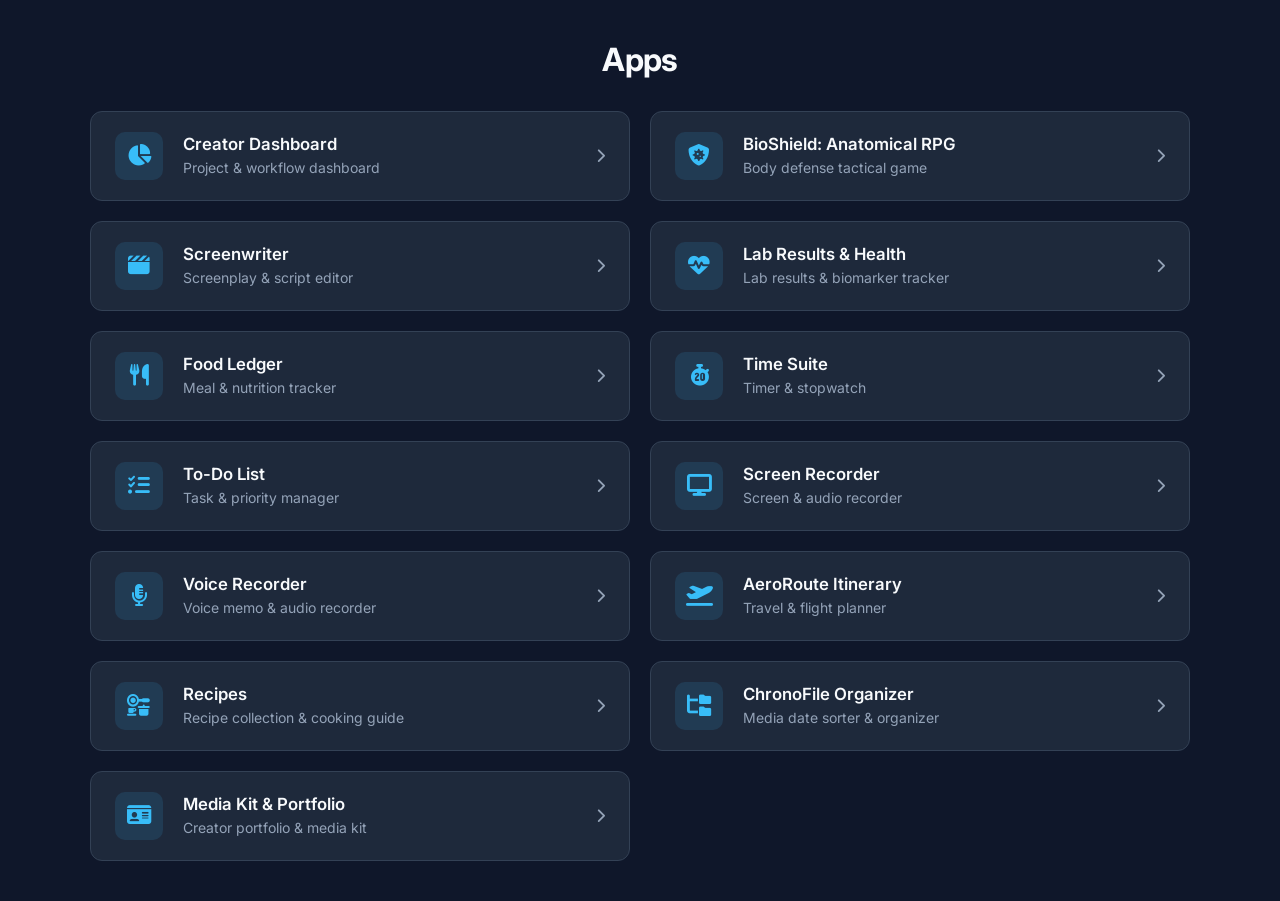
<file: index.html>
<!DOCTYPE html>
<html lang="en">
<head>
  <meta charset="UTF-8">
  <meta name="viewport" content="width=device-width, initial-scale=1.0">
  <title>Apps</title>
  
  <!-- Google Fonts -->
  <link rel="preconnect" href="https://fonts.googleapis.com">
  <link rel="preconnect" href="https://fonts.gstatic.com" crossorigin>
  <link href="https://fonts.googleapis.com/css2?family=Inter:wght@400;500;600;700&display=swap" rel="stylesheet">
  <!-- Font Awesome -->
  <link rel="stylesheet" href="https://cdnjs.cloudflare.com/ajax/libs/font-awesome/6.5.1/css/all.min.css">

  <style>
    :root {
      --bg: #0f172a;
      --card-bg: #1e293b;
      --card-hover: #334155;
      --border: #334155;
      --text: #f8fafc;
      --text-muted: #94a3b8;
      --accent: #38bdf8;
    }

    * {
      box-sizing: border-box;
      margin: 0;
      padding: 0;
    }

    body {
      font-family: 'Inter', system-ui, -apple-system, sans-serif;
      background-color: var(--bg);
      color: var(--text);
      min-height: 100vh;
      display: flex;
      flex-direction: column;
      padding: 2.5rem 1.5rem;
    }

    .container {
      max-width: 1100px;
      margin: 0 auto;
      width: 100%;
    }

    header {
      margin-bottom: 2rem;
      text-align: center;
    }

    h1 {
      font-size: 2rem;
      font-weight: 700;
      letter-spacing: -0.02em;
    }

    .apps-grid {
      display: grid;
      grid-template-columns: repeat(auto-fill, minmax(460px, 1fr));
      gap: 1.25rem;
    }

    @media (max-width: 600px) {
      .apps-grid {
        grid-template-columns: 1fr;
      }
    }

    .app-card {
      background: var(--card-bg);
      border: 1px solid var(--border);
      border-radius: 12px;
      padding: 1.25rem 1.5rem;
      text-decoration: none;
      color: inherit;
      display: flex;
      align-items: center;
      gap: 1.25rem;
      transition: all 0.2s ease;
    }

    .app-card:hover {
      background: var(--card-hover);
      border-color: var(--accent);
      transform: translateY(-2px);
    }

    .app-icon {
      width: 48px;
      height: 48px;
      border-radius: 10px;
      background: rgba(56, 189, 248, 0.12);
      color: var(--accent);
      display: flex;
      align-items: center;
      justify-content: center;
      font-size: 1.35rem;
      flex-shrink: 0;
    }

    .app-info {
      flex: 1;
      min-width: 0;
    }

    .app-title {
      font-size: 1.05rem;
      font-weight: 600;
      margin-bottom: 0.25rem;
      color: var(--text);
    }

    .app-desc {
      font-size: 0.875rem;
      color: var(--text-muted);
      line-height: 1.4;
    }

    .app-arrow {
      color: var(--text-muted);
      font-size: 0.9rem;
      margin-left: 0.5rem;
      transition: transform 0.2s ease, color 0.2s ease;
      flex-shrink: 0;
    }

    .app-card:hover .app-arrow {
      color: var(--accent);
      transform: translateX(3px);
    }
  </style>
</head>
<body>

  <div class="container">
    <header>
      <h1>Apps</h1>
    </header>

    <main class="apps-grid">
      <a href="CreatorDashboard.html" class="app-card">
        <div class="app-icon"><i class="fa-solid fa-chart-pie"></i></div>
        <div class="app-info">
          <div class="app-title">Creator Dashboard</div>
          <div class="app-desc">Project & workflow dashboard</div>
        </div>
        <i class="fa-solid fa-chevron-right app-arrow"></i>
      </a>

      <a href="body_nutrition_defense.html" class="app-card">
        <div class="app-icon"><i class="fa-solid fa-shield-virus"></i></div>
        <div class="app-info">
          <div class="app-title">BioShield: Anatomical RPG</div>
          <div class="app-desc">Body defense tactical game</div>
        </div>
        <i class="fa-solid fa-chevron-right app-arrow"></i>
      </a>

      <a href="screenwriter.html" class="app-card">
        <div class="app-icon"><i class="fa-solid fa-clapperboard"></i></div>
        <div class="app-info">
          <div class="app-title">Screenwriter</div>
          <div class="app-desc">Screenplay & script editor</div>
        </div>
        <i class="fa-solid fa-chevron-right app-arrow"></i>
      </a>

      <a href="myhealth.html" class="app-card">
        <div class="app-icon"><i class="fa-solid fa-heart-pulse"></i></div>
        <div class="app-info">
          <div class="app-title">Lab Results & Health</div>
          <div class="app-desc">Lab results & biomarker tracker</div>
        </div>
        <i class="fa-solid fa-chevron-right app-arrow"></i>
      </a>

      <a href="food.html" class="app-card">
        <div class="app-icon"><i class="fa-solid fa-utensils"></i></div>
        <div class="app-info">
          <div class="app-title">Food Ledger</div>
          <div class="app-desc">Meal & nutrition tracker</div>
        </div>
        <i class="fa-solid fa-chevron-right app-arrow"></i>
      </a>

      <a href="timer.html" class="app-card">
        <div class="app-icon"><i class="fa-solid fa-stopwatch-20"></i></div>
        <div class="app-info">
          <div class="app-title">Time Suite</div>
          <div class="app-desc">Timer & stopwatch</div>
        </div>
        <i class="fa-solid fa-chevron-right app-arrow"></i>
      </a>

      <a href="todolist.html" class="app-card">
        <div class="app-icon"><i class="fa-solid fa-list-check"></i></div>
        <div class="app-info">
          <div class="app-title">To-Do List</div>
          <div class="app-desc">Task & priority manager</div>
        </div>
        <i class="fa-solid fa-chevron-right app-arrow"></i>
      </a>

      <a href="screenrecorder.html" class="app-card">
        <div class="app-icon"><i class="fa-solid fa-display"></i></div>
        <div class="app-info">
          <div class="app-title">Screen Recorder</div>
          <div class="app-desc">Screen & audio recorder</div>
        </div>
        <i class="fa-solid fa-chevron-right app-arrow"></i>
      </a>

      <a href="voicerecorder.html" class="app-card">
        <div class="app-icon"><i class="fa-solid fa-microphone-lines"></i></div>
        <div class="app-info">
          <div class="app-title">Voice Recorder</div>
          <div class="app-desc">Voice memo & audio recorder</div>
        </div>
        <i class="fa-solid fa-chevron-right app-arrow"></i>
      </a>

      <a href="itinerary.html" class="app-card">
        <div class="app-icon"><i class="fa-solid fa-plane-departure"></i></div>
        <div class="app-info">
          <div class="app-title">AeroRoute Itinerary</div>
          <div class="app-desc">Travel & flight planner</div>
        </div>
        <i class="fa-solid fa-chevron-right app-arrow"></i>
      </a>

      <a href="recipes.html" class="app-card">
        <div class="app-icon"><i class="fa-solid fa-kitchen-set"></i></div>
        <div class="app-info">
          <div class="app-title">Recipes</div>
          <div class="app-desc">Recipe collection & cooking guide</div>
        </div>
        <i class="fa-solid fa-chevron-right app-arrow"></i>
      </a>

      <a href="ChronoFile-Organizer.html" class="app-card">
        <div class="app-icon"><i class="fa-solid fa-folder-tree"></i></div>
        <div class="app-info">
          <div class="app-title">ChronoFile Organizer</div>
          <div class="app-desc">Media date sorter & organizer</div>
        </div>
        <i class="fa-solid fa-chevron-right app-arrow"></i>
      </a>

      <a href="mediakit/index.html" class="app-card">
        <div class="app-icon"><i class="fa-solid fa-id-card"></i></div>
        <div class="app-info">
          <div class="app-title">Media Kit & Portfolio</div>
          <div class="app-desc">Creator portfolio & media kit</div>
        </div>
        <i class="fa-solid fa-chevron-right app-arrow"></i>
      </a>
    </main>
  </div>

</body>
</html>
</file>
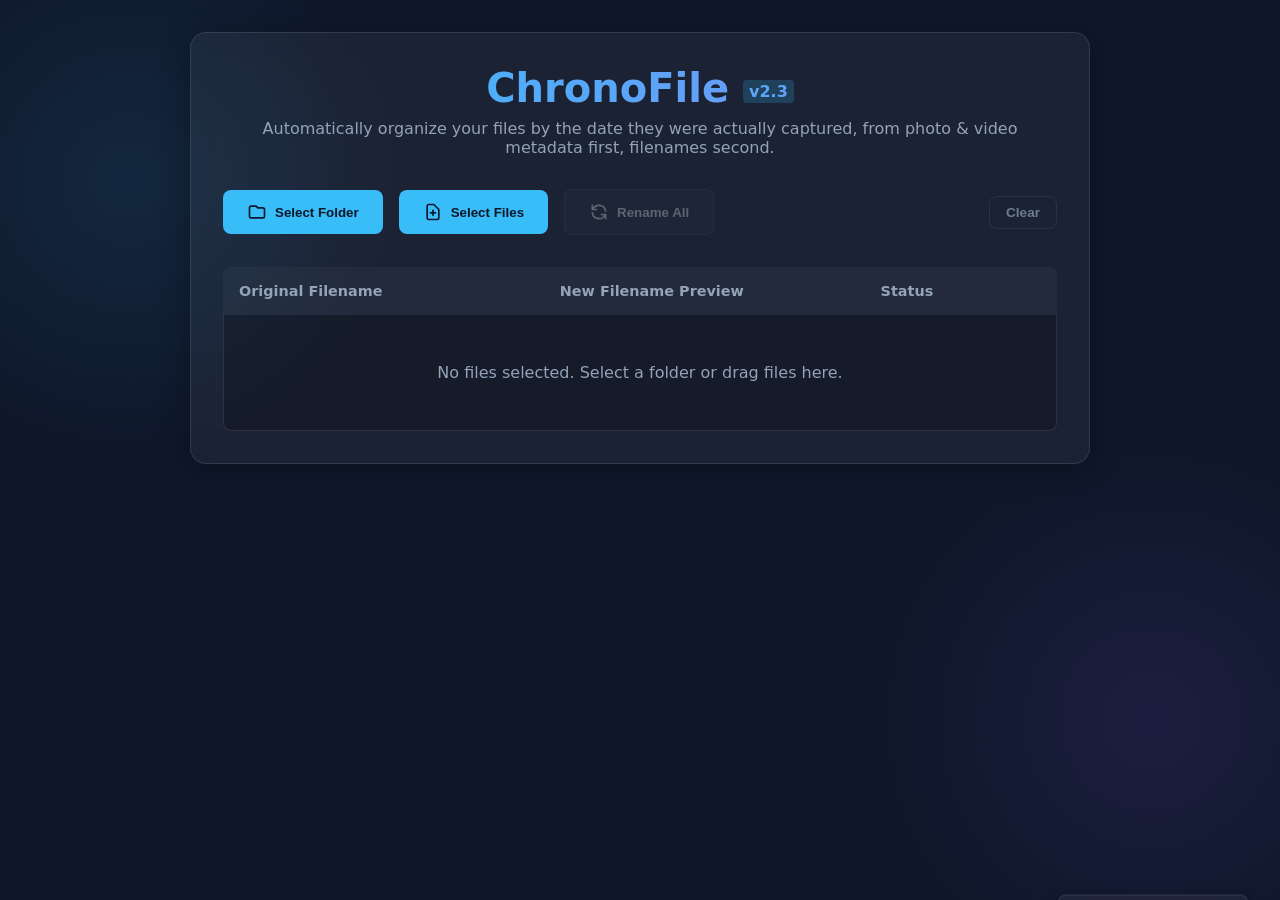
<file: ChronoFile-Organizer.html>
<!DOCTYPE html>
<html lang="en">

<head>
    <meta charset="UTF-8">
    <meta name="viewport" content="width=device-width, initial-scale=1.0">
    <title>ChronoFile Organizer</title>
    <style>
        :root {
            --bg-color: #0f172a;
            --glass-bg: rgba(255, 255, 255, 0.05);
            --glass-border: rgba(255, 255, 255, 0.1);
            --text-primary: #f8fafc;
            --text-secondary: #94a3b8;
            --accent-color: #38bdf8;
            --accent-hover: #0ea5e9;
            --danger-color: #ef4444;
            --success-color: #22c55e;
            --font-family: 'Inter', system-ui, -apple-system, sans-serif;
        }

        * {
            box-sizing: border-box;
            margin: 0;
            padding: 0;
        }

        body {
            background-color: var(--bg-color);
            color: var(--text-primary);
            font-family: var(--font-family);
            min-height: 100vh;
            display: flex;
            flex-direction: column;
            align-items: center;
            padding: 2rem;
            background-image:
                radial-gradient(circle at 10% 20%, rgba(56, 189, 248, 0.1) 0%, transparent 20%),
                radial-gradient(circle at 90% 80%, rgba(139, 92, 246, 0.1) 0%, transparent 20%);
        }

        .app-container {
            background: var(--glass-bg);
            backdrop-filter: blur(12px);
            -webkit-backdrop-filter: blur(12px);
            border: 1px solid var(--glass-border);
            border-radius: 16px;
            padding: 2rem;
            width: 100%;
            max-width: 900px;
            box-shadow: 0 4px 30px rgba(0, 0, 0, 0.3);
            transition: border-color 0.2s, background 0.2s;
        }

        .app-container.drag-active {
            border-color: var(--accent-color);
            background: rgba(56, 189, 248, 0.15);
        }

        header {
            text-align: center;
            margin-bottom: 2rem;
        }

        h1 {
            font-size: 2.5rem;
            font-weight: 700;
            margin-bottom: 0.5rem;
            background: linear-gradient(to right, #38bdf8, #818cf8);
            -webkit-background-clip: text;
            background-clip: text;
            -webkit-text-fill-color: transparent;
        }

        .subtitle {
            color: var(--text-secondary);
            font-size: 1rem;
        }

        .controls {
            display: flex;
            gap: 1rem;
            margin-bottom: 2rem;
            justify-content: center;
            flex-wrap: wrap;
            align-items: center;
        }

        button {
            background: var(--glass-bg);
            border: 1px solid var(--glass-border);
            color: var(--text-primary);
            padding: 0.75rem 1.5rem;
            border-radius: 8px;
            cursor: pointer;
            font-weight: 600;
            transition: all 0.2s ease;
            display: flex;
            align-items: center;
            gap: 0.5rem;
        }

        button:hover {
            background: rgba(255, 255, 255, 0.1);
            transform: translateY(-1px);
        }

        button.primary {
            background: var(--accent-color);
            color: #0f172a;
            border: none;
        }

        button.primary:hover {
            background: var(--accent-hover);
        }

        #clearBtn {
            background: transparent;
            border: 1px solid var(--glass-border);
            color: var(--text-secondary);
            padding: 0.5rem 1rem;
            font-size: 0.85rem;
            opacity: 0.7;
            margin-left: auto;
        }

        #clearBtn:hover {
            opacity: 1;
            background: rgba(255, 255, 255, 0.05);
            color: var(--text-primary);
        }

        button:disabled {
            opacity: 0.3;
            cursor: not-allowed;
            transform: none;
        }

        .file-list-header {
            display: grid;
            grid-template-columns: 2fr 2fr 1fr;
            padding: 1rem;
            background: rgba(255, 255, 255, 0.03);
            border-radius: 8px 8px 0 0;
            color: var(--text-secondary);
            font-weight: 600;
            font-size: 0.9rem;
        }

        .file-list {
            max-height: 500px;
            overflow-y: auto;
            border: 1px solid var(--glass-border);
            border-top: none;
            border-radius: 0 0 8px 8px;
            background: rgba(0, 0, 0, 0.2);
        }

        .file-item {
            display: grid;
            grid-template-columns: 2fr 2fr 1fr;
            padding: 1rem;
            border-bottom: 1px solid var(--glass-border);
            transition: background 0.1s;
            align-items: center;
        }

        .file-item:last-child {
            border-bottom: none;
        }

        .file-item:hover {
            background: rgba(255, 255, 255, 0.02);
        }

        .file-name {
            overflow: hidden;
            text-overflow: ellipsis;
            white-space: nowrap;
            padding-right: 1rem;
        }

        .new-name {
            color: var(--accent-color);
            font-family: 'Courier New', monospace;
        }

        .status {
            font-size: 0.85rem;
            display: flex;
            align-items: center;
            gap: 0.5rem;
        }

        .status.success {
            color: var(--success-color);
        }

        .status.error {
            color: var(--danger-color);
        }

        .status.pending {
            color: var(--text-secondary);
        }

        .status.skipped {
            color: var(--text-secondary);
            opacity: 0.6;
        }


        .source-badge {
            display: inline-block;
            font-size: 0.68rem;
            font-weight: 700;
            letter-spacing: 0.02em;
            padding: 1px 6px;
            border-radius: 999px;
            border: 1px solid var(--glass-border);
            color: var(--accent-color);
            background: rgba(56, 189, 248, 0.12);
            margin-left: 0.4rem;
            vertical-align: middle;
            white-space: nowrap;
        }
        .source-badge.filename {
            color: var(--text-secondary);
            background: rgba(255,255,255,0.05);
        }
        .toast {
            position: fixed;
            bottom: 2rem;
            right: 2rem;
            background: var(--glass-bg);
            backdrop-filter: blur(12px);
            border: 1px solid var(--glass-border);
            padding: 1rem 1.5rem;
            border-radius: 8px;
            display: flex;
            align-items: center;
            gap: 0.5rem;
            transform: translateY(150%);
            transition: transform 0.3s cubic-bezier(0.175, 0.885, 0.32, 1.275);
            z-index: 1000;
            box-shadow: 0 4px 12px rgba(0, 0, 0, 0.5);
        }

        .toast.show {
            transform: translateY(0);
        }

        .empty-state {
            padding: 3rem;
            text-align: center;
            color: var(--text-secondary);
        }

        .spinner {
            width: 16px;
            height: 16px;
            border: 2px solid var(--text-secondary);
            border-top-color: transparent;
            border-radius: 50%;
            animation: spin 1s linear infinite;
            display: inline-block;
        }

        @keyframes spin {
            to {
                transform: rotate(360deg);
            }
        }
    </style>
</head>

<body>

    <div class="app-container">
        <header>
            <h1>ChronoFile <span
                    style="font-size: 0.4em; background: rgba(56, 189, 248, 0.2); color: #38bdf8; padding: 2px 6px; border-radius: 4px; vertical-align: middle;">v2.3</span>
            </h1>
            <p class="subtitle">Automatically organize your files by the date they were actually captured, from photo &amp; video metadata first, filenames second.</p>
        </header>

        <div class="controls">
            <button id="openFolderBtn" class="primary">
                <svg width="20" height="20" fill="none" viewBox="0 0 24 24" stroke="currentColor">
                    <path stroke-linecap="round" stroke-linejoin="round" stroke-width="2"
                        d="M3 7v10a2 2 0 002 2h14a2 2 0 002-2V9a2 2 0 00-2-2h-6l-2-2H5a2 2 0 00-2 2z" />
                </svg>
                Select Folder
            </button>
            <button id="openFilesBtn" class="primary">
                <svg width="20" height="20" fill="none" viewBox="0 0 24 24" stroke="currentColor">
                    <path stroke-linecap="round" stroke-linejoin="round" stroke-width="2"
                        d="M9 13h6m-3-3v6m5 5H7a2 2 0 01-2-2V5a2 2 0 012-2h5.586a1 1 0 01.707.293l5.414 5.414a1 1 0 01.293.707V19a2 2 0 01-2 2z" />
                </svg>
                Select Files
            </button>
            <button id="processBtn" disabled>
                <svg width="20" height="20" fill="none" viewBox="0 0 24 24" stroke="currentColor">
                    <path stroke-linecap="round" stroke-linejoin="round" stroke-width="2"
                        d="M4 4v5h.582m15.356 2A8.001 8.001 0 004.582 9m0 0H9m11 11v-5h-.581m0 0a8.003 8.003 0 01-15.357-2m15.357 2H15" />
                </svg>
                Rename All
            </button>
            <button id="clearBtn" disabled>Clear</button>
        </div>

        <div class="file-list-header">
            <div>Original Filename</div>
            <div>New Filename Preview</div>
            <div>Status</div>
        </div>
        <div id="fileList" class="file-list">
            <div class="empty-state">No files selected. Select a folder or drag files here.</div>
        </div>
    </div>

    <div id="toast" class="toast">
        <span id="toastMessage">Action completed</span>
    </div>

    <script>
        // State
        let files = [];
        const processedFiles = new Set();
        let rootDirectoryHandle = null;

        // DOM Elements
        const fileListEl = document.getElementById('fileList');
        const processBtn = document.getElementById('processBtn');
        const clearBtn = document.getElementById('clearBtn');
        const appContainer = document.querySelector('.app-container');
        const toastEl = document.getElementById('toast');
        const toastMsg = document.getElementById('toastMessage');

        // Regex Patterns
        // Fix: (?<!\d)/(?!\d) instead of \b, so glued names like VID20240115 and
        // 20240115_video match (underscore is a word char, so \b failed there).
        // Years now accept 19xx as well as 20xx. Unknown month/day stay '00' —
        // that is intentional: an unknown date part is marked, never guessed.
        const DATE_PATTERNS = [
            { regex: /(?<!\d)((?:19|20)\d{2})(0[1-9]|1[0-2])(0[1-9]|[12]\d|3[01])(?!\d)/, order: ['Y', 'M', 'D'] },
            { regex: /(?<!\d)((?:19|20)\d{2})[-./_](0[1-9]|1[0-2])[-./_](0[1-9]|[12]\d|3[01])(?!\d)/, order: ['Y', 'M', 'D'] },
            { regex: /(?<!\d)((?:19|20)\d{2})[-./_](0[1-9]|1[0-2])(?!\d)/, order: ['Y', 'M', '00'] },
            { regex: /(?<!\d)((?:19|20)\d{2})(0[1-9]|1[0-2])(?!\d)/, order: ['Y', 'M', '00'] },
            { regex: /(?<!\d)(0[1-9]|1[0-2])[-./_](0[1-9]|[12]\d|3[01])[-./_]((?:19|20)\d{2})(?!\d)/, order: ['M', 'D', 'Y'] },
            { regex: /\b(Jan|Feb|Mar|Apr|May|Jun|Jul|Aug|Sep|Oct|Nov|Dec)[a-z]*\.?\s+(\d{1,2})(?:st|nd|rd|th)?,?\s+((?:19|20)\d{2})\b/i, order: ['M_NAME', 'D', 'Y'] },
            { regex: /\b(\d{1,2})(?:st|nd|rd|th)?\s+(Jan|Feb|Mar|Apr|May|Jun|Jul|Aug|Sep|Oct|Nov|Dec)[a-z]*\.?\s+((?:19|20)\d{2})\b/i, order: ['D', 'M_NAME', 'Y'] },
            { regex: /(?<!\d)((?:19|20)\d{2})(?!\d)/, order: ['Y', '00', '00'] }
        ];

        function isValidDate(y, m, d) {
            if (m < 1 || m > 12 || d < 1) return false;
            const leap = (y % 4 === 0 && y % 100 !== 0) || y % 400 === 0;
            return d <= [31, leap ? 29 : 28, 31, 30, 31, 30, 31, 31, 30, 31, 30, 31][m - 1];
        }

        const MONTH_MAP = {
            'jan': '01', 'feb': '02', 'mar': '03', 'apr': '04', 'may': '05', 'jun': '06',
            'jul': '07', 'aug': '08', 'sep': '09', 'oct': '10', 'nov': '11', 'dec': '12'
        };

        function parseDateFromFilename(filename) {
            for (const pattern of DATE_PATTERNS) {
                const match = filename.match(pattern.regex);
                if (match) {
                    let year, month, day;
                    const groups = match.slice(1);
                    pattern.order.forEach((type, index) => {
                        const val = groups[index];
                        if (val) {
                            if (type === 'Y') year = val;
                            if (type === 'M') month = val;
                            if (type === 'D') day = val.padStart(2, '0');
                            if (type === 'M_NAME') month = MONTH_MAP[val.substring(0, 3).toLowerCase()];
                        }
                    });
                    if (!month) month = '00';
                    if (!day) day = '00';
                    // A full date that isn't real (e.g. Feb 30) is not used as-is;
                    // keep looking — a weaker pattern may still get the year,
                    // with the unknown parts left as 00.
                    if (year && month !== '00' && day !== '00' && !isValidDate(+year, +month, +day)) continue;
                    if (year) return { year, month, day, textInName: match[0] };
                }
            }
            return null;
        }

        function generateNewName(originalName, dateInfo) {
            const newDateStr = `${dateInfo.year}${dateInfo.month}${dateInfo.day}`;

            // Remove date text from the name, no matter where the winning
            // date came from. Bug in v2.1: when the date came from metadata,
            // nothing was stripped, so a file already named
            // "2011-04-11 Fierce.jpg" became "20110411 2011-04-11 Fierce.jpg"
            // with the date twice. Now: strip the metadata date's own text
            // if it has one, otherwise (and additionally) strip any date
            // found in the filename. Full dates are stripped repeatedly so
            // a name already mangled by v2.1 ("20110411 2011-04-11 ...")
            // is repaired back to a single prefix on a re-run.
            let nameWithoutDate = originalName;
            if (dateInfo.textInName) {
                nameWithoutDate = nameWithoutDate.replace(dateInfo.textInName, '');
            }
            for (let i = 0; i < 4; i++) {
                const inName = parseDateFromFilename(nameWithoutDate);
                if (!inName || !inName.textInName || !nameWithoutDate.includes(inName.textInName)) break;
                // First pass always strips (same as v2.0). Later passes only
                // strip full dates, so a stray year in a title is not eaten.
                if (i > 0 && (inName.month === '00' || inName.day === '00')) break;
                nameWithoutDate = nameWithoutDate.replace(inName.textInName, '');
            }

            const extIndex = originalName.lastIndexOf('.');
            const ext = extIndex > 0 ? originalName.substring(extIndex) : '';

            // Remove extension to find base name. Fix: slice it off the END —
            // the old .replace(ext, '') removed the first match anywhere in
            // the name, corrupting names that contain the ext text earlier.
            let baseName = (ext && nameWithoutDate.endsWith(ext)) ? nameWithoutDate.slice(0, -ext.length) : nameWithoutDate;

            // Aggressive cleaning of leftover separators
            baseName = baseName.replace(/^[-_,.\s]+|[-_,.\s]+$/g, '').replace(/\s{2,}/g, ' ').trim();

            if (baseName.length > 0) {
                return `${newDateStr} ${baseName}${ext}`;
            } else {
                return `${newDateStr}${ext}`;
            }
        }


        // ---- Metadata date extraction (v2.1) ----
        // Goal: recover the ACTUAL capture date the way Google Anti Gravity did
        // for Crystal's photos - from inside the file, not just its name.
        // Priority: metadata (EXIF / QuickTime / PNG) first, filename second.
        // Deliberately NOT used: file.lastModified. That is when a file was
        // copied or downloaded, not when a photo/video was taken, and Sora's
        // rule is never to guess a date. Metadata is not a guess, it is the
        // camera's own timestamp stored in the file.
        function validYMD(y, m, d) {
            y = +y; m = +m; d = +d;
            if (!y || y < 1900 || y > 2099) return null;
            if (!isValidDate(y, m, d)) return null;
            return { year: String(y), month: String(m).padStart(2, '0'), day: String(d).padStart(2, '0') };
        }
        function dateFromExifString(s) {
            if (!s) return null;
            const m = String(s).match(/((?:19|20)\d{2})[:\-](\d{1,2})[:\-](\d{1,2})/);
            if (!m) return null;
            return validYMD(m[1], m[2], m[3]);
        }
        function dateFromIsoString(s) {
            if (!s) return null;
            const m = String(s).match(/((?:19|20)\d{2})-(\d{2})-(\d{2})/);
            if (!m) return null;
            return validYMD(m[1], m[2], m[3]);
        }

        // Parse a TIFF block (used by JPEG EXIF, PNG eXIf, WebP EXIF, TIFF, HEIC).
        // tiffView is a DataView starting exactly at the TIFF header.
        function parseTiffCandidates(tiffView) {
            try {
                if (tiffView.byteLength < 8) return null;
                const le = tiffView.getUint16(0) === 0x4949; // 'II'
                const mm = tiffView.getUint16(0) === 0x4D4D; // 'MM'
                if (!le && !mm) return null;
                if (tiffView.getUint16(2, le) !== 42) return null;
                const readStr = (off, len) => {
                    let out = '';
                    for (let i = 0; i < len && off + i < tiffView.byteLength; i++) {
                        const c = tiffView.getUint8(off + i);
                        if (c === 0) break;
                        out += String.fromCharCode(c);
                    }
                    return out;
                };
                const parseIFD = (offset) => {
                    const tags = {};
                    if (offset + 2 > tiffView.byteLength) return tags;
                    const count = tiffView.getUint16(offset, le);
                    for (let i = 0; i < count; i++) {
                        const e = offset + 2 + i * 12;
                        if (e + 12 > tiffView.byteLength) break;
                        const tag = tiffView.getUint16(e, le);
                        const type = tiffView.getUint16(e + 2, le);
                        const num = tiffView.getUint32(e + 4, le);
                        const valOff = e + 8;
                        // ASCII type = 2
                        if (type === 2 && num > 0) {
                            const dataOff = num <= 4 ? valOff : tiffView.getUint32(valOff, le);
                            tags[tag] = readStr(dataOff, num);
                        } else if (tag === 0x8769) { // ExifIFD pointer
                            tags[tag] = tiffView.getUint32(valOff, le);
                        }
                    }
                    return tags;
                };
                const ifd0Off = tiffView.getUint32(4, le);
                const ifd0 = parseIFD(ifd0Off);
                let sub = {};
                if (ifd0[0x8769]) sub = parseIFD(ifd0[0x8769]);
                const mk = (s) => { const d = dateFromExifString(s); if (d) d.source = 'EXIF'; return d || null; };
                return {
                    original: mk(sub[0x9003]),
                    digitized: mk(sub[0x9004]),
                    dateTime: mk(ifd0[0x0132])
                };
            } catch (e) { return null; }
        }
        function parseTiffForDate(tiffView) {
            const c = parseTiffCandidates(tiffView);
            if (!c) return null;
            return c.original || c.digitized || c.dateTime || null;
        }
        function findExifCandidatesInBuffer(buf) {
            const bytes = new Uint8Array(buf);
            const needle = [0x45, 0x78, 0x69, 0x66, 0x00, 0x00];
            outer:
            for (let i = 0; i + needle.length + 8 < bytes.length; i++) {
                for (let j = 0; j < needle.length; j++) if (bytes[i + j] !== needle[j]) continue outer;
                const dv = new DataView(buf, i + needle.length, buf.byteLength - (i + needle.length));
                const c = parseTiffCandidates(dv);
                if (c && (c.original || c.digitized || c.dateTime)) return c;
            }
            try {
                const c = parseTiffCandidates(new DataView(buf));
                if (c && (c.original || c.digitized || c.dateTime)) return c;
            } catch (e) {}
            return null;
        }
        // "Media created": many files have NO Date Taken, but do carry a
        // media creation date under another label - XMP MediaCreateDate /
        // CreateDate in photos, creation_time in MP4/MOV metadata,
        // DATE_ENCODED in Matroska tags. Sora asked for that date to be
        // used when Date Taken is missing (2026-11-16). It is a real stored
        // creation timestamp, not the filesystem modified date, so using
        // it does not break the never-guess rule.
        const MEDIA_LABELS = [
            ['datetimeoriginal', 'EXIF'],
            ['mediacreatedate', 'Media created'],
            ['media created', 'Media created'],
            ['creation_time', 'Media created'],
            ['creationdate', 'Media created'],
            ['date_encoded', 'Media created'],
            ['dateencoded', 'Media created'],
            ['encodeddate', 'Media created'],
            ['createdate', 'Media created'],
            ['datecreated', 'Media created']
        ];
        function scanLabelledMediaDate(buf) {
            try {
                const text = new TextDecoder('latin1').decode(buf).toLowerCase();
                for (const [label, source] of MEDIA_LABELS) {
                    let idx = 0;
                    while (true) {
                        idx = text.indexOf(label, idx);
                        if (idx < 0) break;
                        const near = text.slice(idx + label.length, idx + label.length + 220);
                        const m = near.match(/((?:19|20)\d{2})[-:](\d{2})[-:](\d{2})/);
                        if (m) {
                            const d = validYMD(m[1], m[2], m[3]);
                            if (d) { d.source = source; return d; }
                        }
                        idx += label.length;
                    }
                }
            } catch (e) {}
            return null;
        }

        function findExifInBuffer(buf) {
            // Scan for "Exif\0\0" + TIFF header anywhere in the buffer (JPEG APP1, HEIC, etc.)
            const bytes = new Uint8Array(buf);
            const needle = [0x45, 0x78, 0x69, 0x66, 0x00, 0x00]; // Exif\0\0
            outer:
            for (let i = 0; i + needle.length + 8 < bytes.length; i++) {
                for (let j = 0; j < needle.length; j++) if (bytes[i + j] !== needle[j]) continue outer;
                const dv = new DataView(buf, i + needle.length, buf.byteLength - (i + needle.length));
                const d = parseTiffForDate(dv);
                if (d) return d;
            }
            // Bare TIFF header at offset 0 (TIFF file, PNG/WebP eXIf chunk payload)
            try {
                const d = parseTiffForDate(new DataView(buf));
                if (d) return d;
            } catch (e) {}
            return null;
        }

        async function dateFromJpeg(file) {
            const buf = await file.slice(0, 1024 * 1024).arrayBuffer();
            const cands = findExifCandidatesInBuffer(buf);
            if (cands && cands.original) return cands.original;
            const media = scanLabelledMediaDate(buf);
            if (media) return media;
            if (cands) return cands.digitized || cands.dateTime || null;
            return null;
        }

        async function dateFromPng(file) {
            const buf = await file.slice(0, 1024 * 1024).arrayBuffer();
            const view = new DataView(buf);
            const bytes = new Uint8Array(buf);
            if (bytes.length < 8 || view.getUint32(0) !== 0x89504E47) return null;
            let off = 8;
            let textDate = null;
            while (off + 12 <= bytes.length) {
                const len = view.getUint32(off);
                const type = String.fromCharCode(bytes[off+4], bytes[off+5], bytes[off+6], bytes[off+7]);
                const dataStart = off + 8;
                if (type === 'tIME' && len >= 7) {
                    const d = validYMD(view.getUint16(dataStart), bytes[dataStart+2], bytes[dataStart+3]);
                    if (d) { d.source = 'PNG'; return d; }
                } else if (type === 'eXIf' && len > 8) {
                    const d = parseTiffForDate(new DataView(buf, dataStart, len));
                    if (d) { d.source = 'EXIF'; return d; }
                } else if ((type === 'tEXt' || type === 'iTXt' || type === 'zTXt') && len > 0 && len < 5000) {
                    try {
                        const txt = new TextDecoder('latin1').decode(buf.slice(dataStart, dataStart + len));
                        const m = txt.match(/((?:19|20)\d{2}[-:]\d{2}[-:]\d{2})/);
                        if (m && /creat|date|time/i.test(txt)) textDate = dateFromExifString(m[1]) || dateFromIsoString(m[1]);
                    } catch (e) {}
                } else if (type === 'IEND') break;
                if (len < 0 || dataStart + len + 4 > bytes.length + 12) break;
                off = dataStart + len + 4; // data + CRC
            }
            if (textDate) { textDate.source = 'PNG'; return textDate; }
            return findExifInBuffer(buf);
        }

        async function dateFromWebp(file) {
            const buf = await file.slice(0, 1024 * 1024).arrayBuffer();
            const bytes = new Uint8Array(buf);
            let off = 12; // RIFF + WEBP
            const view = new DataView(buf);
            while (off + 8 <= bytes.length) {
                const type = String.fromCharCode(bytes[off], bytes[off+1], bytes[off+2], bytes[off+3]);
                const len = view.getUint32(off + 4, true);
                if (type === 'EXIF' && len > 8) {
                    const d = parseTiffForDate(new DataView(buf, off + 8, len)) || findExifInBuffer(buf.slice(off + 8, off + 8 + len));
                    if (d) { d.source = 'EXIF'; return d; }
                }
                off += 8 + len + (len % 2);
            }
            return findExifInBuffer(buf);
        }

        // ---- MP4 / MOV (ISO BMFF + QuickTime) ----
        function macEpochToDate(secs) {
            if (!secs || secs === 0) return null;
            const unix = secs - 2082844800; // 1904-01-01 -> 1970-01-01
            if (unix < -2208988800 || unix > 4102444800) return null;
            const dt = new Date(unix * 1000);
            if (isNaN(dt)) return null;
            // Use UTC fields: mvhd creation_time is stored in UTC, and using
            // local fields could shift the day depending on timezone.
            return validYMD(dt.getUTCFullYear(), dt.getUTCMonth() + 1, dt.getUTCDate());
        }
        function scanMp4TextForCreationDate(buf) {
            const labelled = scanLabelledMediaDate(buf);
            if (labelled) return labelled;
            try {
                const text = new TextDecoder('latin1').decode(buf);
                const idx = text.indexOf('\u00a9day');
                if (idx >= 0) {
                    const near = text.slice(idx, idx + 80);
                    const m = near.match(/((?:19|20)\d{2}-\d{2}-\d{2})/);
                    if (m) { const d = dateFromIsoString(m[1]); if (d) return d; }
                }
            } catch (e) {}
            return null;
        }
        function parseMp4Buffer(buf) {
            const view = new DataView(buf);
            const bytes = new Uint8Array(buf);
            const typeAt = (o) => String.fromCharCode(bytes[o], bytes[o+1], bytes[o+2], bytes[o+3]);
            let found = null;
            const walk = (start, end, depth, inIlst) => {
                if (found || depth > 6) return;
                let off = start;
                while (off + 8 <= end && off + 8 <= bytes.length) {
                    let size = view.getUint32(off);
                    const type = typeAt(off + 4);
                    let header = 8;
                    if (size === 1) { // 64-bit size
                        if (off + 16 > bytes.length) break;
                        size = Number(view.getBigUint64(off + 8));
                        header = 16;
                    } else if (size === 0) {
                        size = end - off;
                    }
                    if (size < header || off + size > bytes.length + header) {
                        // Box extends past this buffer slice (common when moov is
                        // in the tail slice) - still try to walk its header area.
                        if (['moov','udta','meta','ilst','trak','mdia'].includes(type)) {
                            const innerStart = type === 'meta' ? off + header + 4 : off + header;
                            walk(innerStart, Math.min(end, bytes.length), depth + 1);
                        }
                        break;
                    }
                    const content = off + header;
                    if (type === 'mvhd' || type === 'mdhd') {
                        try {
                            const version = bytes[content];
                            let secs = null;
                            if (version === 1) secs = Number(view.getBigUint64(content + 4));
                            else secs = view.getUint32(content + 4);
                            const d = macEpochToDate(secs);
                            if (d) { found = d; return; }
                        } catch (e) {}
                    } else if (type === 'moov' || type === 'udta' || type === 'trak' || type === 'mdia' || type === 'ilst') {
                        walk(content, off + size, depth + 1, type === 'ilst');
                        if (found) return;
                    } else if (type === 'meta') {
                        walk(content + 4, off + size, depth + 1); // skip version/flags
                        if (found) return;
                    } else if (type === '\u00a9day') {
                        try {
                            const txt = new TextDecoder('utf-8').decode(buf.slice(content, off + size));
                            const d = dateFromIsoString(txt);
                            if (d) { found = d; return; }
                        } catch (e) {}
                    } else if (inIlst && type !== 'data') {
                        walk(content, off + size, depth + 1, true);
                        if (found) return;
                    } else if (type === 'data') {
                        // Inside an ilst item: 4 bytes type + 4 bytes locale, then value
                        try {
                            const txt = new TextDecoder('utf-8').decode(buf.slice(content + 8, off + size));
                            const d = dateFromIsoString(txt);
                            if (d) { found = d; return; }
                        } catch (e) {}
                    }
                    off += size;
                }
            };
            walk(0, bytes.length, 0);
            if (found) { found.source = 'Video metadata'; return found; }
            const textDate = scanMp4TextForCreationDate(buf);
            if (textDate) { if (!textDate.source) textDate.source = 'Video metadata'; return textDate; }
            return null;
        }
        async function dateFromMp4(file) {
            const CHUNK = 8 * 1024 * 1024;
            if (file.size <= CHUNK * 2) {
                return parseMp4Buffer(await file.arrayBuffer());
            }
            // Large file: moov is at the start (faststart) or the end. Check both.
            const head = await file.slice(0, CHUNK).arrayBuffer();
            let d = parseMp4Buffer(head);
            if (d) return d;
            const tail = await file.slice(file.size - CHUNK, file.size).arrayBuffer();
            d = parseMp4Buffer(tail);
            if (d) return d;
            return null;
        }

        async function dateFromAvi(file) {
            const buf = await file.slice(0, 512 * 1024).arrayBuffer();
            const text = new TextDecoder('latin1').decode(buf);
            const idx = text.indexOf('IDIT');
            if (idx >= 0) {
                const near = text.slice(idx, idx + 60);
                // IDIT format: "Mon Jan 15 12:00:00 2023" or similar
                const m = near.match(/(Jan|Feb|Mar|Apr|May|Jun|Jul|Aug|Sep|Oct|Nov|Dec)[a-z]*\s+(\d{1,2})\s+\d{2}:\d{2}:\d{2}\s+((?:19|20)\d{2})/i);
                if (m) { const d = validYMD(m[3], MONTH_MAP[m[1].substring(0,3).toLowerCase()], m[2]); if (d) { d.source = 'Video metadata'; return d; } }
                const iso = dateFromIsoString(near);
                if (iso) { iso.source = 'Video metadata'; return iso; }
            }
            return null;
        }


        async function dateFromMkv(file) {
            const buf = await file.slice(0, 4 * 1024 * 1024).arrayBuffer();
            const bytes = new Uint8Array(buf);
            const view = new DataView(buf);
            for (let i = 0; i + 11 < bytes.length; i++) {
                if (bytes[i] === 0x44 && bytes[i+1] === 0x61 && bytes[i+2] === 0x88) {
                    try {
                        const ns = view.getBigInt64(i + 3);
                        const ms = Number(ns / 1000000n) + Date.UTC(2001, 0, 1);
                        const dt = new Date(ms);
                        const d = validYMD(dt.getUTCFullYear(), dt.getUTCMonth() + 1, dt.getUTCDate());
                        if (d && dt.getUTCFullYear() >= 1990) { d.source = 'Media created'; return d; }
                    } catch (e) {}
                }
            }
            return scanLabelledMediaDate(buf);
        }

        async function dateFromAsf(file) {
            const buf = await file.slice(0, 64 * 1024).arrayBuffer();
            const bytes = new Uint8Array(buf);
            const view = new DataView(buf);
            const guid = [0x8C,0xAB,0xDC,0xA1,0xA9,0x47,0x11,0xCF,0x8E,0xE4,0x00,0xC0,0x0C,0x20,0x53,0x65];
            outer2:
            for (let i = 0; i + 56 < bytes.length; i++) {
                for (let j = 0; j < 16; j++) if (bytes[i+j] !== guid[j]) continue outer2;
                try {
                    const ft = view.getBigUint64(i + 48, true);
                    if (ft === 0n) return null;
                    const ms = Number(ft / 10000n) - 11644473600000;
                    const dt = new Date(ms);
                    const d = validYMD(dt.getUTCFullYear(), dt.getUTCMonth() + 1, dt.getUTCDate());
                    if (d) { d.source = 'Media created'; return d; }
                } catch (e) {}
                return null;
            }
            return scanLabelledMediaDate(buf);
        }

        async function getMetadataDate(file, filename) {
            const ext = (filename.split('.').pop() || '').toLowerCase();
            try {
                if (ext === 'jpg' || ext === 'jpeg') return await dateFromJpeg(file);
                if (ext === 'png') return await dateFromPng(file);
                if (ext === 'webp') return await dateFromWebp(file);
                if (ext === 'tif' || ext === 'tiff') {
                    const buf = await file.slice(0, 512 * 1024).arrayBuffer();
                    const c = parseTiffCandidates(new DataView(buf)) || findExifCandidatesInBuffer(buf);
                    if (c && c.original) return c.original;
                    const media = scanLabelledMediaDate(buf);
                    if (media) return media;
                    if (c) return c.digitized || c.dateTime || null;
                    return null;
                }
                if (['mp4','mov','m4v','3gp','3g2'].includes(ext)) return await dateFromMp4(file);
                if (ext === 'avi') return await dateFromAvi(file);
                if (['mkv','webm'].includes(ext)) return await dateFromMkv(file);
                if (['wmv','asf'].includes(ext)) return await dateFromAsf(file);
                if (['heic','heif','avif'].includes(ext)) {
                    // HEIC stores EXIF as an item in the meta box; scanning for the
                    // Exif header in head + tail covers most phone files.
                    if (file.size <= 8 * 1024 * 1024) return findExifInBuffer(await file.arrayBuffer());
                    const head = await file.slice(0, 2 * 1024 * 1024).arrayBuffer();
                    let d = findExifInBuffer(head);
                    if (d) return d;
                    const tail = await file.slice(file.size - 2 * 1024 * 1024).arrayBuffer();
                    return findExifInBuffer(tail);
                }
                const magic = await file.slice(0, 16).arrayBuffer();
                const hb = new Uint8Array(magic);
                if (hb[0] === 0xFF && hb[1] === 0xD8) return await dateFromJpeg(file);
                if (hb[0] === 0x89 && hb[1] === 0x50) return await dateFromPng(file);
                const headBuf = await file.slice(0, 1024 * 1024).arrayBuffer();
                const gcands = findExifCandidatesInBuffer(headBuf);
                if (gcands && gcands.original) return gcands.original;
                const gmedia = scanLabelledMediaDate(headBuf);
                if (gmedia) return gmedia;
                if (gcands) return gcands.digitized || gcands.dateTime || null;
                return null;
            } catch (e) {
                console.warn('Metadata read failed for', filename, e);
                return null;
            }
        }

        async function processHandle(handle, sourceRoot = null, relPath = '') {
            // Fix: dedupe on the FULL PATH, not just the filename — two files
            // with the same name in different subfolders are different files.
            const key = (sourceRoot ? sourceRoot.name + '/' : '') + relPath + handle.name;
            if (processedFiles.has(key)) return;

            if (handle.kind === 'file') {
                let dateInfo = null;
                let source = null;
                // Metadata first: the actual capture date inside the file.
                try {
                    const blob = await handle.getFile();
                    const meta = await getMetadataDate(blob, handle.name);
                    if (meta) { dateInfo = meta; source = meta.source || 'Metadata'; }
                } catch (e) { /* fall through to filename */ }
                if (!dateInfo) {
                    const fromName = parseDateFromFilename(handle.name);
                    if (fromName) { dateInfo = fromName; source = 'Filename'; }
                }
                let fileData = {
                    handle: handle,
                    sourceRoot: sourceRoot,
                    originalName: handle.name,
                    newName: null,
                    year: null,
                    source: source,
                    status: 'pending',
                    message: ''
                };
                if (dateInfo) {
                    fileData.newName = generateNewName(handle.name, dateInfo);
                    fileData.year = dateInfo.year;
                    if (fileData.newName === handle.name) {
                        fileData.newName = null;
                        fileData.status = 'skipped';
                        fileData.message = 'Already dated';
                    }
                } else {
                    fileData.status = 'skipped';
                    fileData.message = 'No date';
                }
                files.push(fileData);
                processedFiles.add(key);
            } else if (handle.kind === 'directory') {
                try {
                    for await (const entry of handle.values()) {
                        await processHandle(entry, sourceRoot || handle, relPath + handle.name + '/');
                    }
                } catch (e) { console.error(e); }
            }
        }

        async function addFiles(handles) {
            for (const h of handles) {
                await processHandle(h, h.kind === 'directory' ? h : null);
            }
            renderFiles();
            updateUIState();
        }

        // Fix: filenames were injected into innerHTML unescaped — a name with
        // < or " in it broke the row layout. Escape before interpolating.
        function escapeHtml(s) {
            return String(s).replace(/[&<>"']/g, c => ({ '&': '&amp;', '<': '&lt;', '>': '&gt;', '"': '&quot;', "'": '&#39;' }[c]));
        }

        function renderFiles() {
            if (files.length === 0) {
                fileListEl.innerHTML = '<div class="empty-state">No files selected. Select a folder or drag files here.</div>';
                return;
            }
            fileListEl.innerHTML = '';
            files.forEach(file => {
                const el = document.createElement('div');
                el.className = 'file-item';
                const badge = (file.status === 'pending' && file.source) ? `<span class="source-badge${file.source === 'Filename' ? ' filename' : ''}">${escapeHtml(file.source)}</span>` : '';
                const statusHtml = `<span class="status ${file.status}">${file.status === 'success' ? '✓ ' : ''}${file.message || 'Ready'}${badge}</span>`;
                el.innerHTML = `
                    <div class="file-name" title="${escapeHtml(file.originalName)}">${escapeHtml(file.originalName)}</div>
                    <div class="file-name new-name">${escapeHtml(file.newName || '-')}</div>
                    <div>${statusHtml}</div>
                `;
                fileListEl.appendChild(el);
            });
        }

        function updateUIState() {
            const pending = files.filter(f => f.status === 'pending');
            processBtn.disabled = pending.length === 0;
            processBtn.classList.toggle('primary', !processBtn.disabled);
            clearBtn.disabled = files.length === 0;
        }

        function clearList() {
            files = [];
            processedFiles.clear();
            rootDirectoryHandle = null; // Fix: was left set, leaking into later file picks
            renderFiles();
            updateUIState();
        }

        async function processRenames() {
            const pendingFiles = files.filter(f => f.status === 'pending' && f.newName);
            if (pendingFiles.length === 0) return;

            const years = new Set(pendingFiles.map(f => f.year).filter(y => y));
            const shouldOrganize = years.size > 1;

            processBtn.disabled = true;
            processBtn.innerHTML = `<span class="spinner"></span> Processing...`;

            // Fix: if two files clean down to the same new name in the same
            // destination, number the later ones — never overwrite a file.
            const plannedNames = new Set();

            for (const file of pendingFiles) {
                try {
                    // Fix: handles from "Select Files" arrive read-only in some
                    // browsers; ask for readwrite before trying to move them.
                    if (file.handle.requestPermission) {
                        const perm = await file.handle.requestPermission({ mode: 'readwrite' });
                        if (perm !== 'granted') throw new Error('Permission denied');
                    }
                    let finalName = file.newName;
                    const destKeyBase = (file.sourceRoot ? file.sourceRoot.name + '/' : '') + (shouldOrganize && file.year ? file.year + '/' : '');
                    if (plannedNames.has((destKeyBase + finalName).toLowerCase())) {
                        const dot = finalName.lastIndexOf('.');
                        const b = dot > 0 ? finalName.slice(0, dot) : finalName;
                        const x = dot > 0 ? finalName.slice(dot) : '';
                        let n = 2, cand = `${b} (${n})${x}`;
                        while (plannedNames.has((destKeyBase + cand).toLowerCase())) cand = `${b} (${++n})${x}`;
                        finalName = cand;
                    }
                    plannedNames.add((destKeyBase + finalName).toLowerCase());
                    const destRoot = file.sourceRoot || rootDirectoryHandle;

                    // Organize if multi-years AND we have a directory handle (Select Folder/Drop Folder)
                    if (shouldOrganize && destRoot && file.year) {
                        try {
                            const yearDir = await destRoot.getDirectoryHandle(file.year, { create: true });
                            await file.handle.move(yearDir, finalName);
                            file.message = `Moved to /${file.year}/`;
                        } catch (err) {
                            // If move fails (e.g. Permission denied to create folder), try rename in place
                            await file.handle.move(finalName);
                            file.message = 'Renamed (Folder denied)';
                        }
                    } else {
                        // Rename in place
                        await file.handle.move(finalName);
                        file.message = 'Renamed';
                    }
                    file.status = 'success';
                    file.originalName = finalName;
                    file.newName = null;
                } catch (err) {
                    file.status = 'error';
                    file.message = 'Error: ' + (err.message || err.name || 'failed'); // Fix: show the real reason, not just "Error"
                    console.error("Move failed:", err);
                }
            }
            renderFiles();
            updateUIState();
            processBtn.innerHTML = 'Rename All';

            if (shouldOrganize && !rootDirectoryHandle && pendingFiles.some(f => !f.sourceRoot)) {
                showToast("Note: Dropped files were renamed in-place (Browser root required for folders)");
            }
        }

        function showToast(msg) {
            toastMsg.textContent = msg;
            toastEl.classList.add('show');
            setTimeout(() => toastEl.classList.remove('show'), 4000);
        }

        document.getElementById('openFolderBtn').addEventListener('click', async () => {
            try {
                rootDirectoryHandle = await window.showDirectoryPicker({ mode: 'readwrite' });
                files = []; processedFiles.clear();
                await addFiles([rootDirectoryHandle]);
            } catch (e) { }
        });

        document.getElementById('openFilesBtn').addEventListener('click', async () => {
            try {
                const handles = await window.showOpenFilePicker({ multiple: true });
                await addFiles(handles);
            } catch (e) { }
        });

        processBtn.addEventListener('click', processRenames);
        clearBtn.addEventListener('click', clearList);

        const prevent = (e) => { e.preventDefault(); e.stopPropagation(); };
        ['dragenter', 'dragover', 'dragleave', 'drop'].forEach(n => document.body.addEventListener(n, prevent));
        document.body.addEventListener('dragenter', () => appContainer.classList.add('drag-active'));
        document.body.addEventListener('dragleave', () => appContainer.classList.remove('drag-active'));
        document.body.addEventListener('drop', async (e) => {
            appContainer.classList.remove('drag-active');
            const handlePromises = [...e.dataTransfer.items].filter(i => i.kind === 'file').map(i => i.getAsFileSystemHandle());
            const handles = (await Promise.all(handlePromises)).filter(h => h);
            if (handles.length > 0) await addFiles(handles);
        });

        // Exposed only so the date/name logic can be unit-tested; no UI effect.
        window.ChronoCore = { parseDateFromFilename, generateNewName, isValidDate, getMetadataDate, parseTiffForDate, parseTiffCandidates, parseMp4Buffer, scanLabelledMediaDate, validYMD };
    </script>
</body>

</html>
</file>
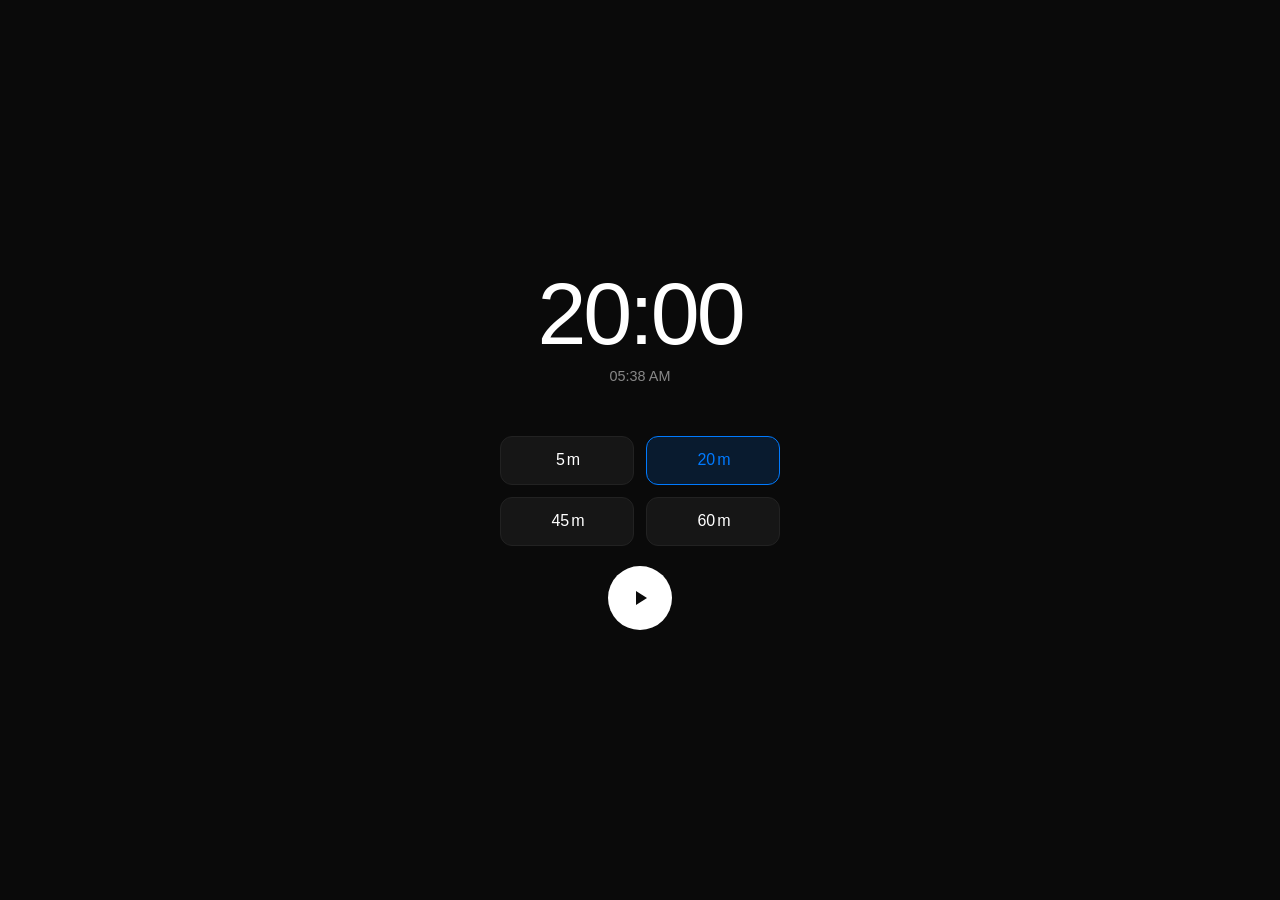
<file: timer.html>
<!doctype html>
<html lang="en">
<head>
<meta charset="utf-8" />
<meta name="viewport" content="width=device-width, initial-scale=1, viewport-fit=cover, user-scalable=no" />
<meta name="color-scheme" content="dark" />
<link rel="icon" type="image/x-icon" href="https://img.icons8.com/?size=100&id=zXuaDdhPl9lt&format=png&color=005DFF" />
<title>Chrono Pro</title>
<style>
  /* Exact values from Sora's original style.css, mapped onto the current
     Timer + Stopwatch markup. Alarm/modal/wheel styles stay removed. */
  :root{
    --bg:#0a0a0a;
    --card-bg:#161616;
    --text-primary:#ffffff;
    --text-secondary:#888888;
    --accent:#007aff;
    --accent-dim:rgba(0,122,255,0.15);
    --danger:#ff3b30;
    /* aliases for names the script-era markup already uses */
    --surface:var(--card-bg);
    --text:var(--text-primary);
    --dim:var(--text-secondary);
    --border:#222;
  }
  *{box-sizing:border-box;}
  [hidden]{display:none !important;}
  body{
    font-family:-apple-system,BlinkMacSystemFont,"Inter","Segoe UI",Roboto,sans-serif;
    background-color:var(--bg);
    color:var(--text-primary);
    display:flex;
    justify-content:center;
    align-items:center;
    height:100vh;
    margin:0;
    overflow:hidden;
    -webkit-tap-highlight-color:transparent;
    user-select:none;
    -webkit-user-select:none;
    overscroll-behavior-x:none;
  }
  :focus-visible{outline:2px solid var(--accent); outline-offset:2px;}
  .tabular{font-variant-numeric:tabular-nums; font-feature-settings:"tnum";}

  /* .container */
  .app{
    text-align:center;
    width:100%;
    max-width:320px;
    padding:20px;
    max-height:calc(100vh - 80px);
    overflow-y:auto;
    scrollbar-width:none;
  }
  .app::-webkit-scrollbar{display:none;}
  main{width:100%;}
  section[hidden]{display:none !important;}

  /* .view-section */
  section:not([hidden]){animation:fadeIn 0.3s ease;}
  @keyframes fadeIn{
    from{opacity:0; transform:translateY(5px);}
    to{opacity:1; transform:translateY(0);}
  }
  .center-col{display:block;}

  /* ---------- Timer ---------- */
  .timer-header{margin-bottom:3rem;}
  .timer-display{
    font-size:5.5rem;
    font-weight:200;
    font-variant-numeric:tabular-nums;
    letter-spacing:-3px;
    margin:0;
    line-height:1;
    cursor:text;
    transition:color 0.2s, transform 0.2s;
    outline:none;
    display:inline-block;
    min-width:200px;
    background:none; border:none; padding:0;
    color:var(--text-primary);
    font-family:inherit;
    text-align:center;
  }
  .timer-display:focus{color:var(--accent);}
  section:not(.running):not(.finished) .timer-display:hover{color:#ddd; transform:scale(1.02); cursor:pointer;}
  .timer-display.running{color:var(--accent);}
  .timer-display.finished{color:var(--danger);}
  .timer-edit-wrap{position:relative;}
  .timer-edit-input{
    font-size:5.5rem;
    font-weight:200;
    font-variant-numeric:tabular-nums;
    letter-spacing:-3px;
    margin:0;
    line-height:1;
    transition:color 0.2s, transform 0.2s;
    display:inline-block;
    width:100%;
    min-width:200px;
    background:transparent; border:none; outline:none; text-align:center;
    color:var(--accent);
    font-family:inherit;
    padding:0;
  }
  /* #end-time-display */
  .status-line{
    font-size:0.9rem;
    color:var(--text-secondary);
    margin-top:10px;
    height:1.2rem;
    font-weight:400;
  }

  /* .button-group */
  .presets{
    display:grid;
    grid-template-columns:1fr 1fr;
    gap:12px;
    margin-bottom:12px;
    width:100%;
  }
  .preset-btn{
    background:var(--card-bg);
    border:1px solid #222;
    color:var(--text-primary);
    padding:14px;
    border-radius:12px;
    font-size:1rem;
    cursor:pointer;
    transition:all 0.2s cubic-bezier(0.4,0,0.2,1);
    display:flex;
    justify-content:center;
    align-items:center;
    user-select:none;
    font-family:inherit;
    text-align:center;
  }
  .preset-btn:hover{background:#222; border-color:#333; transform:scale(1.02);}
  .preset-btn.active{background:var(--accent-dim); border-color:var(--accent); color:var(--accent);}
  .preset-btn:active{transform:scale(0.98);}
  /* .preset-val */
  .preset-num{
    cursor:text;
    padding:0 2px;
    margin:0;
    display:inline;
    border-bottom:1px solid transparent;
    transition:border-color 0.2s;
    user-select:text;
  }
  .preset-num:hover{border-bottom-color:rgba(255,255,255,0.3);}
  .preset-num:focus{outline:none; border-bottom-color:var(--accent); color:var(--accent);}
  .preset-edit-input{
    width:56px; background:transparent; border:none; outline:none; text-align:center;
    font-size:1rem; color:inherit; font-family:inherit; font-variant-numeric:tabular-nums; padding:0 2px;
    border-bottom:1px solid var(--accent);
  }

  /* .controls + .control-btn */
  .main-btn-wrap{display:flex; justify-content:center; gap:20px; margin-top:20px;}
  .round-btn{
    background:var(--text-primary);
    border:none;
    width:64px; height:64px; min-height:64px;
    border-radius:50%;
    display:flex;
    justify-content:center;
    align-items:center;
    cursor:pointer;
    transition:transform 0.2s, background-color 0.2s, box-shadow 0.2s;
    color:var(--bg);
    font-family:inherit; padding:0;
  }
  .round-btn svg{width:24px; height:24px; fill:currentColor;}
  .round-btn:hover{transform:scale(1.05); box-shadow:0 0 20px rgba(255,255,255,0.2);}
  .round-btn:active{transform:scale(0.92);}
  /* original timer.js: running main button is accent with white icon */
  .round-btn.running-accent{background:var(--accent); color:#fff;}

  /* ---------- Stopwatch ---------- */
  .sw-display{
    font-size:4rem;
    font-weight:200;
    font-variant-numeric:tabular-nums;
    letter-spacing:-2px;
    margin:2rem 0;
    transition:color 0.2s;
    color:var(--text-primary);
    white-space:nowrap;
  }
  .sw-display.active-accent{color:var(--accent);}
  .sw-controls{display:flex; justify-content:center; gap:20px;}
  .sw-secondary{
    background:#222; color:#fff;
    border:none;
    width:64px; height:64px; min-height:64px;
    border-radius:50%;
    display:flex;
    justify-content:center;
    align-items:center;
    cursor:pointer;
    transition:transform 0.2s, background-color 0.2s, box-shadow 0.2s;
    font-size:0.9rem; font-weight:600; font-family:inherit; padding:0;
  }
  .sw-secondary:hover{transform:scale(1.05); box-shadow:0 0 20px rgba(255,255,255,0.2);}
  .sw-secondary:active{transform:scale(0.92);}
  .sw-secondary:disabled{opacity:0.3;}
  .sw-secondary:not(:disabled){opacity:1;}

  /* GPS icon: original palette only, gray off / accent + soft glow on */
  .gps-toggle{
    margin:20px auto 0; display:flex; align-items:center; justify-content:center;
    width:48px; height:48px; min-height:48px; border-radius:50%; border:none;
    background:transparent; color:var(--text-secondary); padding:0;
    cursor:pointer; font-family:inherit;
    transition:color 0.2s, filter 0.2s;
  }
  .gps-toggle svg{width:28px; height:28px; fill:currentColor;}
  .gps-toggle.on{color:var(--accent); filter:drop-shadow(0 0 8px rgba(0,122,255,.9)) drop-shadow(0 0 20px rgba(0,122,255,.45));}

  /* .tracking-stats */
  .gps-panel{width:100%;}
  .gps-grid{
    display:grid;
    grid-template-columns:1fr 1fr;
    gap:12px;
    margin-top:25px;
    padding:15px;
    background:rgba(22,22,22,0.5);
    border-radius:16px;
    border:1px solid #222;
  }
  .gps-cell{display:flex; flex-direction:column; align-items:center; text-align:center;}
  .gps-num{font-size:1.8rem; font-weight:300; color:var(--text-primary); font-variant-numeric:tabular-nums; line-height:1.1;}
  .gps-label{font-size:0.75rem; color:var(--text-secondary); text-transform:uppercase; letter-spacing:1px; margin-top:4px;}
  .gps-msg{margin-top:12px; text-align:center; font-size:0.9rem; color:var(--danger);}

  /* .stopwatch-laps + .lap-row */
  .laps{margin-top:20px; padding-top:10px; width:100%;}
  .lap-row{
    display:grid;
    grid-template-columns:0.5fr 1fr 1fr;
    gap:8px;
    padding:8px 0;
    color:var(--text-secondary);
    border-bottom:1px solid #222;
    font-size:0.9rem;
    text-align:right;
    font-feature-settings:'tnum';
  }
  .lap-row span:first-child{text-align:left;}
  .lap-row:first-child{color:var(--accent);}

  /* ---------- Nav ---------- */
  .hover-trigger{position:fixed; bottom:0; left:0; width:100%; height:80px; z-index:90;}
  nav.bottom-nav{
    position:fixed;
    bottom:20px;
    left:50%;
    transform:translate(-50%,150%);
    background:rgba(22,22,22,0.8);
    backdrop-filter:blur(12px);
    -webkit-backdrop-filter:blur(12px);
    border:1px solid #333;
    border-radius:30px;
    padding:8px 24px;
    display:flex;
    gap:24px;
    z-index:100;
    box-shadow:0 4px 12px rgba(0,0,0,0.3);
    transition:transform 0.3s cubic-bezier(0.4,0,0.2,1);
  }
  .nav-btn{
    color:var(--text-secondary);
    cursor:pointer;
    padding:8px;
    border-radius:8px;
    transition:color 0.2s, transform 0.2s;
    display:flex;
    flex-direction:column;
    align-items:center;
    background:none; border:none;
    font-family:inherit;
  }
  .nav-btn:hover{transform:scale(1.2); color:var(--text-primary);}
  .nav-btn:active{transform:scale(0.9);}
  .nav-btn.active{color:var(--accent);}
  .nav-btn svg{width:24px; height:24px; fill:currentColor; display:block;}

</style>
</head>
<body>
<div class="app" id="app">
  <main>
    <!-- TIMER -->
    <section id="view-timer" aria-label="Timer">
      <div class="center-col">
        <div class="timer-header">
          <div class="timer-edit-wrap">
            <button type="button" id="timerDisplay" class="timer-display tabular" aria-label="Edit timer duration">20:00</button>
            <input id="timerEdit" class="timer-edit-input" hidden autocomplete="off" autocapitalize="off" spellcheck="false" aria-label="Timer duration, hours minutes seconds" />
          </div>
          <div class="status-line" id="timerStatus" aria-live="polite"></div>
        </div>

        <div class="presets" id="presetGrid"></div>

        <div class="main-btn-wrap">
          <button type="button" id="timerToggle" class="round-btn" aria-label="Start timer"></button>
        </div>
      </div>
    </section>

    <!-- STOPWATCH -->
    <section id="view-stopwatch" aria-label="Stopwatch" hidden>
      <div class="center-col">
        <div class="sw-display tabular" id="swDisplay">00:00.00</div>
        <div class="sw-controls">
          <button type="button" id="swLapReset" class="sw-secondary" aria-label="Reset stopwatch" disabled>Reset</button>
          <button type="button" id="swToggle" class="round-btn sw-main" aria-label="Start stopwatch"></button>
        </div>
        <button type="button" id="gpsToggle" class="gps-toggle" aria-pressed="false" aria-label="GPS tracking"><svg viewBox="0 0 24 24" aria-hidden="true"><path d="M12 2C8.13 2 5 5.13 5 9c0 5.25 7 13 7 13s7-7.75 7-13c0-3.87-3.13-7-7-7zm0 9.5c-1.38 0-2.5-1.12-2.5-2.5S10.62 6.5 12 6.5s2.5 1.12 2.5 2.5S13.38 11.5 12 11.5z"/></svg></button>
        <div class="gps-panel" id="gpsPanel" hidden>
          <div class="gps-grid">
            <div class="gps-cell"><div class="gps-num tabular" id="gpsSpeed">0</div><div class="gps-label">MPH</div></div>
            <div class="gps-cell"><div class="gps-num tabular" id="gpsDist">0</div><div class="gps-label">Miles</div></div>
          </div>
          <p class="gps-msg" id="gpsMsg" hidden></p>
        </div>
        <div class="laps" id="lapsWrap" hidden data-noswipe>
          <div class="laps-scroll" id="lapsList"></div>
        </div>
      </div>
    </section>
  </main>
</div>

  <div class="hover-trigger" id="hoverTrigger" aria-hidden="true"></div>
  <nav class="bottom-nav" id="bottomNav" aria-label="Chrono Pro sections">
    <button type="button" class="nav-btn active" id="navTimer" aria-label="Timer">
      <svg class="nav-icon" viewBox="0 0 24 24" aria-hidden="true"><path d="M11.99 2C6.47 2 2 6.48 2 12s4.47 10 9.99 10C17.52 22 22 17.52 22 12S17.52 2 11.99 2zM12 20c-4.42 0-8-3.58-8-8s3.58-8 8-8 8 3.58 8 8-3.58 8-8 8z"/><path d="M12.5 7H11v6l5.25 3.15.75-1.23-4.5-2.67z"/></svg>
      
    </button>
    <button type="button" class="nav-btn" id="navStopwatch" aria-label="Stopwatch">
      <svg class="nav-icon" viewBox="0 0 24 24" aria-hidden="true"><path d="M19.03 7.39l1.42-1.42c-.43-.51-.9-.99-1.41-1.41l-1.42 1.42C16.07 4.74 14.12 4 12 4c-4.97 0-9 4.03-9 9s4.03 9 9 9 9-4.03 9-9c0-2.12-.74-4.07-1.97-5.61zM12 20c-3.87 0-7-3.13-7-7s3.13-7 7-7 7 3.13 7 7-3.13 7-7 7zm1-9h-2v4h4v-2h-2v-2zM15 1H9v2h6V1z"/></svg>
      
    </button>
  </nav>

<script>
(function(){
"use strict";
/* ---------- helpers ---------- */
function pad2(n){ return String(n).padStart(2,"0"); }
function formatTimer(totalSec){
  var s=Math.max(0,Math.floor(totalSec));
  var h=Math.floor(s/3600), m=Math.floor((s%3600)/60), sec=s%60;
  if(h>0) return h+":"+pad2(m)+":"+pad2(sec);
  return pad2(m)+":"+pad2(sec);
}
function formatTimerEdit(totalSec){
  var s=Math.max(0,Math.floor(totalSec));
  var h=Math.floor(s/3600), m=Math.floor((s%3600)/60), sec=s%60;
  if(h>0) return h+":"+pad2(m)+":"+pad2(sec);
  return m+":"+pad2(sec);
}
function formatSw(ms){
  var t=Math.max(0,ms);
  var h=Math.floor(t/3600000), m=Math.floor((t%3600000)/60000), s=Math.floor((t%60000)/1000), cs=Math.floor((t%1000)/10);
  var base=pad2(m)+":"+pad2(s)+"."+pad2(cs);
  return h>0 ? pad2(h)+":"+base : base;
}
function parseTimerInput(str){
  str=(str||"").trim();
  if(!str) return null;
  var parts=str.split(":");
  if(parts.length>3) return null;
  for(var i=0;i<parts.length;i++){ if(parts[i]==="") return null; }
  var total=null;
  if(parts.length===1){
    var v=parseFloat(parts[0]);
    if(!isFinite(v)) return null;
    total=Math.round(v*60);
  } else if(parts.length===2){
    var mm=parseInt(parts[0],10), ss=parseFloat(parts[1]);
    if(!isFinite(mm)||!isFinite(ss)||mm<0||ss<0||ss>=60) return null;
    total=mm*60+Math.round(ss);
  } else {
    var hh=parseInt(parts[0],10), mm2=parseInt(parts[1],10), ss2=parseFloat(parts[2]);
    if(!isFinite(hh)||!isFinite(mm2)||!isFinite(ss2)||hh<0||mm2<0||mm2>=60||ss2<0||ss2>=60) return null;
    total=hh*3600+mm2*60+Math.round(ss2);
  }
  if(total<=0||total>99*3600+59*60+59) return null;
  return total;
}
var LS={
  get:function(k,d){ try{ var v=localStorage.getItem("chronoPro_"+k); return v==null?d:v; }catch(e){ return d; } },
  set:function(k,v){ try{ if(v===""||v==null) localStorage.removeItem("chronoPro_"+k); else localStorage.setItem("chronoPro_"+k,String(v)); }catch(e){} },
  getJSON:function(k,d){ try{ var v=localStorage.getItem("chronoPro_"+k); return v==null?d:JSON.parse(v); }catch(e){ return d; } },
  setJSON:function(k,v){ try{ localStorage.setItem("chronoPro_"+k,JSON.stringify(v)); }catch(e){} }
};

/* ---------- audio ---------- */
var audio={
  ctx:null, timer:null, count:0, onDone:null,
  ensure:function(){
    if(!this.ctx){
      var AC=window.AudioContext||window.webkitAudioContext;
      if(AC) this.ctx=new AC();
    }
    if(this.ctx&&this.ctx.state==="suspended") this.ctx.resume();
  },
  start:function(){
    this.ensure(); this.stop(false);
    if(navigator.vibrate) navigator.vibrate([1000,500,1000,500]);
    this.count=0;
    var self=this;
    function beep(){
      if(!self.ctx) return;
      if(self.ctx.state==="suspended") self.ctx.resume();
      self.count++;
      if(self.count>10){ var cb=self.onDone; self.stop(false); if(cb) cb(); return; }
      var t=self.ctx.currentTime;
      var osc=self.ctx.createOscillator(), gain=self.ctx.createGain();
      osc.connect(gain); gain.connect(self.ctx.destination);
      osc.type="sine";
      osc.frequency.setValueAtTime(440,t);
      osc.frequency.exponentialRampToValueAtTime(880,t+0.1);
      gain.gain.setValueAtTime(0,t);
      gain.gain.linearRampToValueAtTime(0.5,t+0.05);
      gain.gain.exponentialRampToValueAtTime(0.01,t+0.5);
      osc.start(t); osc.stop(t+0.5);
    }
    beep();
    this.timer=setInterval(beep,1000);
  },
  stop:function(cancelVib){
    if(cancelVib===undefined) cancelVib=true;
    if(this.timer!=null){ clearInterval(this.timer); this.timer=null; }
    this.onDone=null;
    if(cancelVib&&navigator.vibrate) navigator.vibrate(0);
  }
};

/* ---------- wake lock ---------- */
var wakeLock={
  sentinel:null, wanted:false,
  sync:function(active){
    this.wanted=active;
    var self=this;
    if(active){
      if(!this.sentinel&&"wakeLock" in navigator){
        navigator.wakeLock.request("screen").then(function(s){
          s.addEventListener("release",function(){ if(self.sentinel===s) self.sentinel=null; });
          self.sentinel=s;
        }).catch(function(){ self.sentinel=null; });
      }
    } else if(this.sentinel){
      var s2=this.sentinel; this.sentinel=null;
      s2.release().catch(function(){});
    }
  }
};
var ICON_PLAY='<svg viewBox="0 0 24 24" aria-hidden="true"><path d="M8 5v14l11-7z"/></svg>';
var ICON_PAUSE='<svg viewBox="0 0 24 24" aria-hidden="true"><path d="M6 19h4V5H6v14zm8-14v14h4V5h-4z"/></svg>';

/* ---------- DOM ---------- */
var $=function(id){ return document.getElementById(id); };
var viewTimer=$("view-timer"), viewSw=$("view-stopwatch");
var timerDisplay=$("timerDisplay"), timerEdit=$("timerEdit");
var timerStatus=$("timerStatus"), timerToggle=$("timerToggle");
var presetGrid=$("presetGrid");
var swDisplay=$("swDisplay"), swToggle=$("swToggle"), swLapReset=$("swLapReset");
var gpsToggle=$("gpsToggle"), gpsPanel=$("gpsPanel"), gpsSpeed=$("gpsSpeed"), gpsDist=$("gpsDist"), gpsMsg=$("gpsMsg");
var lapsWrap=$("lapsWrap"), lapsList=$("lapsList");
var bottomNav=$("bottomNav"), hoverTrigger=$("hoverTrigger");
var navTimer=$("navTimer"), navStopwatch=$("navStopwatch");


/* ---------- state ---------- */
var tab="timer";
var presets=[5,20,45,60];
var activePreset=1;
var tDuration=1200;
var tEndAt=null, tPaused=null, tFinished=false, tNow=Date.now();
var editingPresetIndex=null, timerEditing=false;
var finishTimeout=null, finishGuard=false, tickId=null;

var swStartAt=null, swBase=0, swElapsedShown=0, laps=[];
var trackingOn=false, distanceM=0, speedMphVal=0, geoError=null;
var watchId=null, lastPos=null, distanceRef=0;
var rafId=null, swInterval=null;

/* ---------- hydration ---------- */
(function hydrate(){
  var p=LS.getJSON("timer_presets",null);
  if(Array.isArray(p)&&p.length===4&&p.every(function(n){return typeof n==="number"&&n>0;})) presets=p;
  var lastDur=parseInt(LS.get("last_duration",""),10);
  if(isFinite(lastDur)&&lastDur>0) tDuration=lastDur;
  // match default active preset
  activePreset=presets.indexOf(tDuration/60);
  if(activePreset<0) activePreset=null;
  var endAt=parseInt(LS.get("timer_end_at",""),10);
  var paused=parseInt(LS.get("timer_paused_remaining",""),10);
  if(isFinite(endAt)&&endAt>0){
    if(endAt>Date.now()){ tEndAt=endAt; tNow=Date.now(); }
    else {
      tFinished=true; finishGuard=true;
      // will start beeping on first render below (needs user gesture for audio on some browsers; still attempt)
      setTimeout(function(){ if(tFinished){ audio.onDone=function(){dismissTimer();}; try{audio.start();}catch(e){} finishTimeout=setTimeout(dismissTimer,15000); } },300);
    }
  } else if(isFinite(paused)&&paused>0){ tPaused=paused; }
  var swStart=parseInt(LS.get("sw_start_at",""),10);
  var swBaseSaved=parseInt(LS.get("sw_base",""),10);
  if(isFinite(swBaseSaved)&&swBaseSaved>0){ swBase=swBaseSaved; swElapsedShown=swBaseSaved; }
  if(isFinite(swStart)&&swStart>0){ swStartAt=swStart; swElapsedShown=Date.now()-swStart; }
  var savedLaps=LS.getJSON("sw_laps",null);
  if(Array.isArray(savedLaps)) laps=savedLaps;
  if(LS.get("tracking_enabled","")==="true") trackingOn=true;
})();

/* ---------- timer logic ---------- */
function tRunning(){ return tEndAt!=null; }
function tRemaining(){
  if(tFinished) return 0;
  if(tEndAt!=null) return Math.max(0,Math.ceil((tEndAt-tNow)/1000));
  return tPaused!=null?tPaused:tDuration;
}
function persistTimer(){
  LS.set("timer_end_at", tEndAt!=null?String(tEndAt):"");
  LS.set("timer_paused_remaining", tPaused!=null?String(tPaused):"");
  LS.set("timer_duration", String(tDuration));
  LS.set("last_duration", String(tDuration));
}
function dismissTimer(){
  if(finishTimeout!=null){ clearTimeout(finishTimeout); finishTimeout=null; }
  audio.stop(); finishGuard=false; tFinished=false; tEndAt=null; tPaused=null;
  LS.set("timer_end_at",""); LS.set("timer_paused_remaining","");
  renderTimer();
}
function finishTimer(){
  if(finishGuard) return;
  finishGuard=true; tEndAt=null; tPaused=null; tFinished=true;
  LS.set("timer_end_at",""); LS.set("timer_paused_remaining","");
  audio.onDone=function(){ dismissTimer(); };
  audio.start();
  finishTimeout=setTimeout(dismissTimer,15000);
  renderTimer();
}
function startTicking(){
  stopTicking();
  tNow=Date.now();
  tickId=setInterval(function(){
    tNow=Date.now();
    if(tEndAt!=null&&tNow>=tEndAt){ finishTimer(); return; }
    renderTimerDisplayOnly();
  },250);
}
function stopTicking(){ if(tickId!=null){ clearInterval(tickId); tickId=null; } }
function startTimerWith(seconds){
  if(seconds<=0) return;
  audio.ensure();
  var endAt=Date.now()+seconds*1000;
  finishGuard=false; tFinished=false; tPaused=null; tEndAt=endAt; tNow=Date.now();
  persistTimer(); startTicking(); renderTimer(); syncWake();
}
function applyDuration(seconds,start){
  if(seconds<=0) return;
  tDuration=seconds; tFinished=false; tEndAt=null; tPaused=null; stopTicking();
  persistTimer();
  if(start){
    setTimeout(function(){
      audio.ensure();
      var endAt=Date.now()+seconds*1000;
      finishGuard=false; tEndAt=endAt; tNow=Date.now();
      persistTimer(); startTicking(); renderTimer(); syncWake();
    },0);
  }
  renderTimer(); syncWake();
}
function timerToggleFn(){
  if(tFinished){ dismissTimer(); syncWake(); return; }
  if(timerEditing){ confirmTimerEdit(); return; }
  if(tEndAt!=null){
    var rem=Math.max(0,Math.ceil((tEndAt-Date.now())/1000));
    tEndAt=null; tPaused=rem; stopTicking(); persistTimer(); renderTimer(); syncWake();
  } else {
    startTimerWith(tPaused!=null?tPaused:tDuration);
  }
}
timerToggle.addEventListener("click",function(e){ e.stopPropagation(); timerToggleFn(); });

/* timer edit */
var editMirror=null;
function placeEditCaret(clickX){
  // Put the caret between the two characters the tap fell between: the
  // character boundary nearest the tap, measured in the real layout with a
  // mirror element (canvas text metrics do not reproduce this font stack).
  var text=timerEdit.value;
  if(!text) return;
  var rect=timerEdit.getBoundingClientRect();
  if(!rect.width) return;
  if(!editMirror){
    editMirror=document.createElement("div");
    editMirror.style.cssText="position:absolute;left:0;top:0;visibility:hidden;white-space:pre;pointer-events:none;";
    document.body.appendChild(editMirror);
  }
  var cs=getComputedStyle(timerEdit);
  editMirror.style.fontSize=cs.fontSize;
  editMirror.style.fontWeight=cs.fontWeight;
  editMirror.style.fontFamily=cs.fontFamily;
  editMirror.style.letterSpacing=cs.letterSpacing;
  var widths=[0];
  for(var i=1;i<=text.length;i++){
    editMirror.textContent=text.slice(0,i);
    widths.push(editMirror.getBoundingClientRect().width);
  }
  var totalW=widths[text.length];
  var startX=rect.left+(rect.width-totalW)/2;
  var x=clickX-startX, best=0, bestDist=Infinity;
  for(var i=0;i<widths.length;i++){
    var d=Math.abs(x-widths[i]);
    if(d<bestDist){ bestDist=d; best=i; }
  }
  try{ timerEdit.setSelectionRange(best,best); }catch(e){}
}
function openTimerEdit(clickX){
  if(tFinished){ dismissTimer(); return; }
  // Editing pauses
  if(tEndAt!=null){
    var rem=Math.max(0,Math.ceil((tEndAt-Date.now())/1000));
    tEndAt=null; tPaused=rem; stopTicking(); persistTimer(); syncWake();
  }
  timerEditing=true;
  var total=tPaused!=null?tPaused:tDuration;
  timerEdit.value=formatTimerEdit(total);
  timerDisplay.hidden=true; timerEdit.hidden=false;
  renderTimer();
  setTimeout(function(){
    timerEdit.focus();
    if(typeof clickX==="number") placeEditCaret(clickX);
  },30);
}
function closeTimerEdit(revert){
  timerEditing=false;
  timerEdit.hidden=true; timerDisplay.hidden=false;
  if(revert) renderTimer();
}
function confirmTimerEdit(){
  if(!timerEditing) return;
  var total=parseTimerInput(timerEdit.value);
  timerEditing=false;
  timerEdit.hidden=true; timerDisplay.hidden=false;
  if(total==null){ renderTimer(); return; }
  activePreset=null; renderPresets();
  applyDuration(total,true);
}
timerDisplay.addEventListener("click",function(e){
  e.stopPropagation();
  if(tFinished){ dismissTimer(); syncWake(); return; }
  openTimerEdit(e.clientX);
});
timerEdit.addEventListener("keydown",function(e){
  if(e.key==="Enter"){ e.preventDefault(); confirmTimerEdit(); }
  else if(e.key==="Escape"){ closeTimerEdit(true); }
  e.stopPropagation();
});
timerEdit.addEventListener("blur",function(){ if(timerEditing) confirmTimerEdit(); });
timerEdit.addEventListener("click",function(e){ e.stopPropagation(); });
// Tap anywhere dismisses finished state (timer view)
$("view-timer").addEventListener("click",function(){ if(tFinished){ dismissTimer(); syncWake(); } });

/* presets — tap the number itself to edit it in place */
function commitPresetEdit(idx, raw){
  var v=parseFloat(raw);
  if(isFinite(v)&&v>0){
    presets[idx]=Math.floor(v*10)/10;
    LS.setJSON("timer_presets",presets);
  }
  editingPresetIndex=null;
  renderPresets();
}
function renderPresets(){
  presetGrid.innerHTML="";
  presets.forEach(function(p,i){
    if(editingPresetIndex===i){
      var wrap=document.createElement("div");
      wrap.className="preset-btn tabular"+(activePreset===i?" active":"");
      wrap.setAttribute("data-noswipe","");
      wrap.setAttribute("data-preset-edit","");
      var inp=document.createElement("input");
      inp.type="text"; inp.inputMode="decimal"; inp.value=String(p);
      inp.className="preset-edit-input tabular";
      inp.setAttribute("aria-label","Preset "+(i+1)+" minutes");
      inp.addEventListener("input",function(){ inp.value=inp.value.replace(/[^0-9.]/g,""); });
      inp.addEventListener("keydown",function(e){
        e.stopPropagation();
        if(e.key==="Enter"){ e.preventDefault(); commitPresetEdit(i, inp.value); }
        else if(e.key==="Escape"){ e.preventDefault(); editingPresetIndex=null; renderPresets(); }
      });
      inp.addEventListener("blur",function(){ if(editingPresetIndex===i) commitPresetEdit(i, inp.value); });
      inp.addEventListener("click",function(e){ e.stopPropagation(); });
      var suffix=document.createElement("span"); suffix.textContent="m";
      wrap.appendChild(inp); wrap.appendChild(suffix);
      presetGrid.appendChild(wrap);
      setTimeout(function(){ inp.focus(); inp.select(); },30);
      return;
    }
    var b=document.createElement("button");
    b.type="button"; b.className="preset-btn tabular"+(activePreset===i?" active":"");
    b.setAttribute("aria-label","Start "+p+" minute timer");
    b.setAttribute("aria-pressed", activePreset===i?"true":"false");
    var num=document.createElement("span");
    num.className="preset-num tabular"; num.textContent=String(p);
    num.setAttribute("role","button"); num.tabIndex=0;
    num.setAttribute("aria-label","Edit preset "+(i+1)+", "+p+" minutes");
    num.setAttribute("data-preset-edit","");
    num.addEventListener("click",function(e){ e.stopPropagation(); e.preventDefault(); editingPresetIndex=i; renderPresets(); });
    num.addEventListener("keydown",function(e){ if(e.key==="Enter"||e.key===" "){ e.stopPropagation(); e.preventDefault(); editingPresetIndex=i; renderPresets(); } });
    b.appendChild(num);
    b.appendChild(document.createTextNode("m"));
    b.addEventListener("click",function(){
      activePreset=i; timerEditing=false; timerEdit.hidden=true; timerDisplay.hidden=false;
      applyDuration(Math.round(p*60),true); renderPresets();
    });
    presetGrid.appendChild(b);
  });
}

function renderTimerDisplayOnly(){
  var rem=tRemaining();
  if(!timerEditing) timerDisplay.textContent=formatTimer(rem);
  if(tFinished) timerStatus.textContent="";
  else if(tRunning()&&tEndAt!=null) timerStatus.textContent=new Date(tEndAt).toLocaleTimeString([],{hour:"numeric",minute:"2-digit"});
  else if(rem>0) timerStatus.textContent=new Date(Date.now()+rem*1000).toLocaleTimeString([],{hour:"2-digit",minute:"2-digit"});
  else timerStatus.textContent="";
  timerDisplay.classList.toggle("running", !!tRunning() && !tFinished);
  timerDisplay.classList.toggle("finished", !!tFinished);
  viewTimer.classList.toggle("running", !!tRunning() && !tFinished);
  viewTimer.classList.toggle("finished", !!tFinished);
  timerDisplay.setAttribute("aria-label", tFinished?"Dismiss finished timer": tRunning()?("Timer running, "+formatTimer(rem)+" remaining"):"Edit timer duration");
}
function renderTimer(){
  renderTimerDisplayOnly();
  var running=tRunning();
  timerToggle.classList.toggle("running-accent", !!running && !tFinished);
  timerToggle.innerHTML=(running||tFinished)?ICON_PAUSE:ICON_PLAY;
  timerToggle.setAttribute("aria-label", tFinished?"Stop and dismiss timer": running?"Pause timer":"Start timer");
  if(tFinished) document.title="⏰ Time's up!";
  else if(running) document.title=formatTimer(tRemaining())+" • Timer";
  else if(tab==="timer") document.title="Chrono Pro";
}

/* ---------- stopwatch ---------- */
function swRunning(){ return swStartAt!=null; }
function swElapsed(){ return swStartAt!=null?Date.now()-swStartAt:swBase; }
function startSwLoop(){
  stopSwLoop();
  function loop(){
    swElapsedShown=Date.now()-swStartAt;
    swDisplay.textContent=formatSw(swElapsedShown);
    rafId=requestAnimationFrame(loop);
  }
  if(swStartAt!=null) rafId=requestAnimationFrame(loop);
  swInterval=setInterval(function(){
    if(swStartAt!=null){ swElapsedShown=Date.now()-swStartAt; swDisplay.textContent=formatSw(swElapsedShown); }
  },250);
}
function stopSwLoop(){
  if(rafId!=null){ cancelAnimationFrame(rafId); rafId=null; }
  if(swInterval!=null){ clearInterval(swInterval); swInterval=null; }
}
function swStart(){
  audio.ensure();
  var startAt=Date.now()-swBase;
  swStartAt=startAt; swElapsedShown=swBase;
  LS.set("sw_start_at",String(startAt));
  startSwLoop(); renderSw(); syncWake(); updateGpsWatch();
}
function swStop(){
  if(swStartAt==null) return;
  var elapsed=Date.now()-swStartAt;
  swBase=elapsed; swElapsedShown=elapsed; swStartAt=null;
  LS.set("sw_start_at",""); LS.set("sw_base",String(elapsed));
  stopSwLoop(); renderSw(); syncWake(); updateGpsWatch();
}
function swLapOrResetFn(){
  if(swStartAt!=null){
    var total=Date.now()-swStartAt;
    var last=laps.length?laps[0].total:0;
    laps=[{no:laps.length+1,split:total-last,total:total}].concat(laps);
    LS.setJSON("sw_laps",laps);
    renderSw();
  } else {
    swStartAt=null; swBase=0; swElapsedShown=0; laps=[];
    distanceRef=0; distanceM=0; speedMphVal=0; lastPos=null;
    LS.set("sw_start_at",""); LS.set("sw_base","0"); LS.setJSON("sw_laps",[]);
    stopSwLoop(); renderSw(); updateGpsPanel(); syncWake();
  }
}
swToggle.addEventListener("click",function(){ if(swRunning()) swStop(); else swStart(); });
swLapReset.addEventListener("click",swLapOrResetFn);

function renderSw(){
  var running=swRunning();
  var elapsed=running?swElapsed():swElapsedShown;
  swDisplay.classList.toggle("active-accent", !!running);
  if(!running) swDisplay.textContent=formatSw(elapsed);
  swToggle.innerHTML=running?ICON_PAUSE:ICON_PLAY;
  swToggle.setAttribute("aria-label", running?"Stop stopwatch":"Start stopwatch");
  swLapReset.textContent=running?"Lap":"Reset";
  swLapReset.setAttribute("aria-label", running?"Lap":"Reset stopwatch");
  swLapReset.disabled=!running&&swDisplay.textContent==="00:00.00"&&elapsed===0;
  // laps
  if(laps.length===0){ lapsWrap.hidden=true; }
  else{
    lapsWrap.hidden=false;
    lapsList.innerHTML="";
    laps.forEach(function(l){
      var row=document.createElement("div");
      row.className="lap-row tabular";
      row.innerHTML="<span>Lap "+l.no+"</span><span>"+formatSw(l.split)+"</span><span>"+formatSw(l.total)+"</span>";
      lapsList.appendChild(row);
    });
  }
  updateGpsPanel();
}

/* ---------- GPS ---------- */
function stopWatching(){
  if(watchId!=null&&navigator.geolocation){ navigator.geolocation.clearWatch(watchId); watchId=null; }
  lastPos=null;
}
function haversine(lat1,lon1,lat2,lon2){
  var R=6371e3;
  var p1=lat1*Math.PI/180, p2=lat2*Math.PI/180;
  var dp=(lat2-lat1)*Math.PI/180, dl=(lon2-lon1)*Math.PI/180;
  var a=Math.sin(dp/2)*Math.sin(dp/2)+Math.cos(p1)*Math.cos(p2)*Math.sin(dl/2)*Math.sin(dl/2);
  return R*2*Math.atan2(Math.sqrt(a),Math.sqrt(1-a));
}
function updateGpsWatch(){
  if(!trackingOn||!swRunning()){ stopWatching(); updateGpsPanel(); return; }
  if(!("geolocation" in navigator)){ geoError="Geolocation is not available on this device."; updateGpsPanel(); return; }
  stopWatching();
  watchId=navigator.geolocation.watchPosition(function(pos){
    geoError=null;
    var lat=pos.coords.latitude, lon=pos.coords.longitude, speed=pos.coords.speed;
    if(lastPos){
      var d=haversine(lastPos.lat,lastPos.lon,lat,lon);
      if(d>2){ distanceRef+=d; distanceM=distanceRef; }
    }
    lastPos={lat:lat,lon:lon};
    speedMphVal=(speed==null?0:speed)*2.23694;
    updateGpsPanel();
  },function(err){
    geoError=(err.code===err.PERMISSION_DENIED)
      ?"Location permission denied — distance and speed can't be tracked."
      :"Couldn't get your location. Check GPS is on and try again.";
    updateGpsPanel();
  },{enableHighAccuracy:true,timeout:8000,maximumAge:0});
}
function updateGpsPanel(){
  gpsToggle.classList.toggle("on",trackingOn);
  gpsToggle.setAttribute("aria-pressed", trackingOn?"true":"false");
  gpsPanel.hidden=!trackingOn;
  if(!trackingOn) return;
  gpsSpeed.textContent=speedMphVal>0.1?speedMphVal.toFixed(1):"0";
  var miles=distanceM*0.000621371;
  gpsDist.textContent=miles>0.005?miles.toFixed(2):"0";
  if(geoError){ gpsMsg.textContent=geoError; gpsMsg.hidden=false; gpsMsg.setAttribute("role","alert"); }
  else{ gpsMsg.textContent=""; gpsMsg.hidden=true; gpsMsg.removeAttribute("role"); }
}
gpsToggle.addEventListener("click",function(){
  trackingOn=!trackingOn;
  LS.set("tracking_enabled", trackingOn?"true":"false");
  if(trackingOn) geoError=null;
  updateGpsPanel(); updateGpsWatch();
});

/* ---------- wake lock sync ---------- */
function anyActive(){ return tRunning()||swRunning(); }
function syncWake(){ wakeLock.sync(anyActive()); }

/* ---------- navigation ---------- */
var navVisible=false, navHideTimer=null, navVisTimer=null;
function setNavVisible(v){
  navVisible=v;
  if(navVisTimer!=null){ clearTimeout(navVisTimer); navVisTimer=null; }
  if(v) bottomNav.style.visibility="visible";
  bottomNav.style.transform=v?"translate(-50%, 0)":"translate(-50%, 150%)";
  bottomNav.style.pointerEvents=v?"auto":"none";
  navTimer.tabIndex=v?0:-1; navStopwatch.tabIndex=v?0:-1;
  if(!v){
    // fully hidden (original off-screen transform) once the slide-down ends
    navVisTimer=setTimeout(function(){ if(!navVisible) bottomNav.style.visibility="hidden"; },320);
  }
}
function showNavBriefly(){
  setNavVisible(true);
  if(navHideTimer!=null) clearTimeout(navHideTimer);
  navHideTimer=setTimeout(function(){ setNavVisible(false); },2000);
}
function showNavHeld(){
  if(navHideTimer!=null) clearTimeout(navHideTimer);
  setNavVisible(true);
}
function hideNav(){
  if(navHideTimer!=null) clearTimeout(navHideTimer);
  setNavVisible(false);
}
function switchTab(id){
  if(id===tab){ showNavBriefly(); return; }
  if(tFinished) dismissTimer();
  tab=id;
  viewTimer.hidden=tab!=="timer";
  viewSw.hidden=tab!=="stopwatch";
  navTimer.classList.toggle("active",tab==="timer");
  navStopwatch.classList.toggle("active",tab==="stopwatch");
  navTimer.setAttribute("aria-current",tab==="timer"?"page":"false");
  navStopwatch.setAttribute("aria-current",tab==="stopwatch"?"page":"false");
  if(tab==="timer") renderTimer(); else { document.title="Chrono Pro"; renderSw(); }
  showNavBriefly(); syncWake();
}
navTimer.addEventListener("click",function(){ switchTab("timer"); });
navStopwatch.addEventListener("click",function(){ switchTab("stopwatch"); });
bottomNav.addEventListener("mouseenter",showNavHeld);
bottomNav.addEventListener("mouseleave",hideNav);
hoverTrigger.addEventListener("mouseenter",showNavHeld);
hoverTrigger.addEventListener("mouseleave",function(){
  // hide shortly after leaving trigger unless hovering nav itself
  setTimeout(function(){ if(!bottomNav.matches(":hover")) hideNav(); },120);
});

document.addEventListener("keydown",function(e){
  if(editingPresetIndex!=null) return;
  var t=e.target;
  if(!t) return;
  if(t.tagName==="INPUT"||t.tagName==="TEXTAREA"||t.tagName==="SELECT"||t.isContentEditable) return;
  var order=["timer","stopwatch"]; var idx=order.indexOf(tab);
  if(e.key==="ArrowRight"&&idx<order.length-1) switchTab(order[idx+1]);
  if(e.key==="ArrowLeft"&&idx>0) switchTab(order[idx-1]);
});

/* swipe */
var touchStart=null;
document.getElementById("app").addEventListener("touchstart",function(e){
  var t=e.changedTouches[0];
  touchStart=t?{x:t.screenX,y:t.screenY,target:e.target}:null;
},{passive:true});
document.getElementById("app").addEventListener("touchend",function(e){
  var start=touchStart; touchStart=null;
  if(!start) return;
  if(editingPresetIndex!=null) return;
  if(start.target&&start.target.closest&&start.target.closest("[data-preset-edit]")) return;
  var target=start.target;
  if(target&&target.closest){
    if(target.closest("[data-noswipe]")) return;
    // scrollable list guard: laps scroll container or any scrollable ancestor
    var el=target;
    while(el&&el!==document.body){
      if(el.scrollHeight>el.clientHeight+2&&(getComputedStyle(el).overflowY==="auto"||getComputedStyle(el).overflowY==="scroll")) return;
      el=el.parentElement;
    }
  }
  if(target&&(target.tagName==="INPUT"||target.tagName==="TEXTAREA"||target.tagName==="SELECT"||target.isContentEditable)) return;
  var t=e.changedTouches[0]; if(!t) return;
  var dx=t.screenX-start.x, dy=t.screenY-start.y;
  if(Math.abs(dx)<60||Math.abs(dx)<Math.abs(dy)*1.5) return;
  var order=["timer","stopwatch"]; var idx=order.indexOf(tab);
  if(dx<0&&idx<order.length-1) switchTab(order[idx+1]);
  else if(dx>0&&idx>0) switchTab(order[idx-1]);
},{passive:true});

/* trackpad two-finger horizontal swipe (restored from original app.js) */
var wheelAccum=0;
var wheelLockoutUntil=0;
window.addEventListener("wheel",function(e){
  if(timerEditing||editingPresetIndex!=null){ wheelAccum=0; return; }
  var tgt=e.target;
  if(tgt&&(tgt.tagName==="INPUT"||tgt.tagName==="TEXTAREA"||tgt.tagName==="SELECT"||tgt.isContentEditable)){ wheelAccum=0; return; }
  if(Math.abs(e.deltaX)<=Math.abs(e.deltaY)){ wheelAccum=0; return; }
  e.preventDefault();
  var now=Date.now();
  if(now<wheelLockoutUntil){ wheelAccum=0; return; }
  wheelAccum+=e.deltaX;
  if(Math.abs(wheelAccum)>150){
    var dir=wheelAccum>0?1:-1;
    wheelAccum=0;
    var order=["timer","stopwatch"]; var idx=order.indexOf(tab);
    var nextIdx=idx+dir;
    if(nextIdx>=0&&nextIdx<order.length){
      wheelLockoutUntil=now+500;
      switchTab(order[nextIdx]);
    }
  }
},{passive:false});

/* visibility */
document.addEventListener("visibilitychange",function(){
  if(document.visibilityState==="visible"){
    tNow=Date.now();
    if(tEndAt!=null){
      if(tNow>=tEndAt) finishTimer(); else renderTimerDisplayOnly();
    }
    if(swStartAt!=null){ swElapsedShown=Date.now()-swStartAt; swDisplay.textContent=formatSw(swElapsedShown); }
    if(anyActive()) wakeLock.sync(true);
  }
});
window.addEventListener("beforeunload",function(){ stopWatching(); });

/* ---------- init render ---------- */
renderPresets();
renderTimer();
if(tRunning()) startTicking();
renderSw();
if(swRunning()) startSwLoop();
updateGpsPanel();
if(trackingOn&&swRunning()) updateGpsWatch();
setNavVisible(false);
syncWake();
})();
</script>
</body>
</html>
</file>
